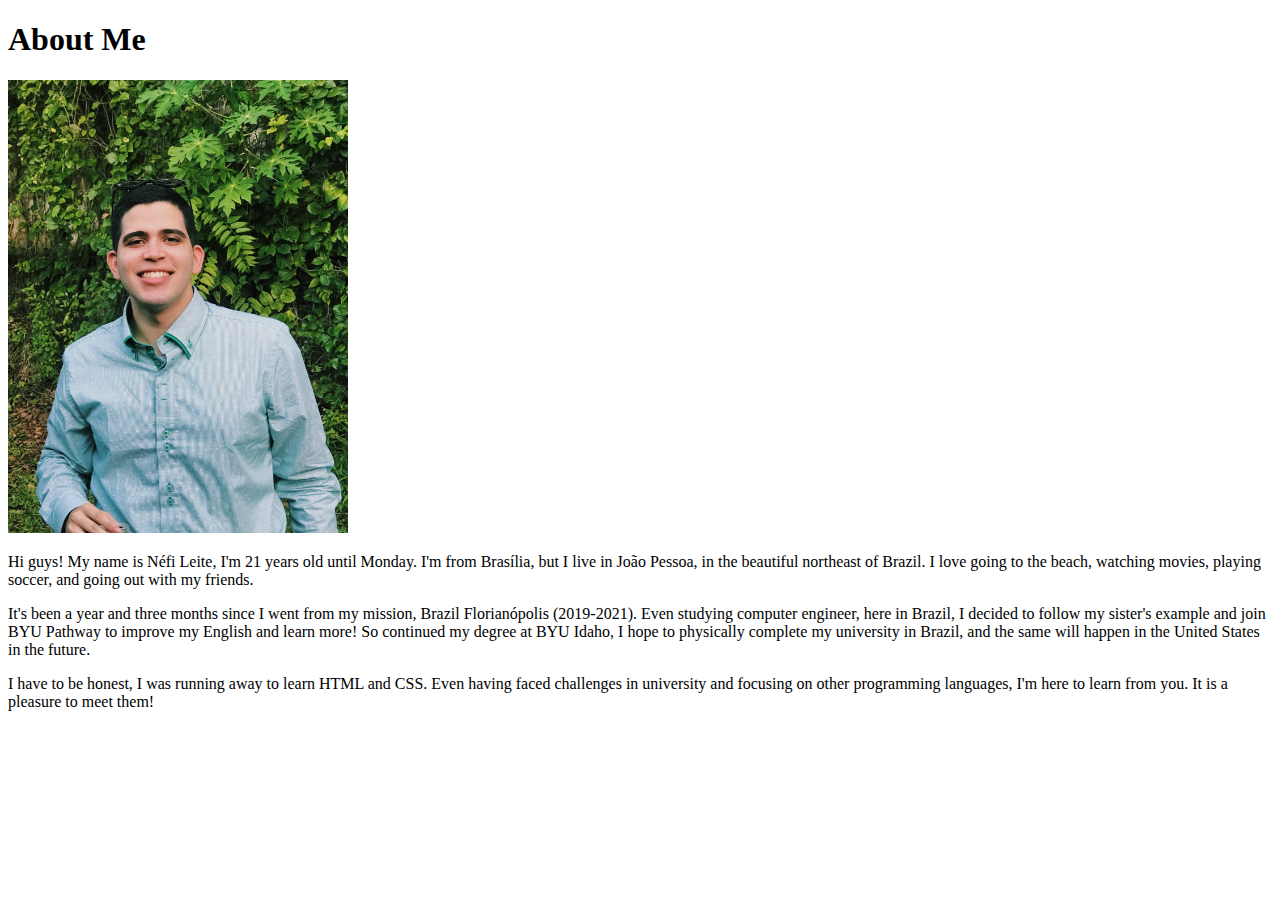
<file: aboutme/index.html>
<!DOCTYPE html>
<html lang="en">

<head>
    <meta charset="UTF-8">
    <meta http-equiv="X-UA-Compatible" content="IE=edge">
    <meta name="viewport" content="width=device-width, initial-scale=1.0">
    <link href="styles\main.css" rel="stylesheet">
    <title>About Me</title>
</head>

<body>
    <header>
        <nav></nav>
    </header>
    <main>
        <h1>About Me</h1>
        <section class="text">
            <div>
                <img src="images\eu_casa.jpeg" alt="Eu" />
                <p>Hi guys! My name is Néfi Leite, I'm 21 years old until Monday. I'm from Brasília, but I live in João
                    Pessoa, in the beautiful northeast of Brazil. I love going to the beach, watching movies, playing
                    soccer, and going out with my friends.</p>
                <p>It's been a year and three months since I went from my mission, Brazil Florianópolis (2019-2021).
                    Even studying computer engineer, here in Brazil, I decided to follow my sister's example and join
                    BYU Pathway to improve my English and learn more! So continued my degree at BYU Idaho, I hope to
                    physically complete my university in Brazil, and the same will happen in the United States in the
                    future.</p>
                <p>I have to be honest, I was running away to learn HTML and CSS. Even having faced challenges in
                    university and focusing on other programming languages, I'm here to learn from you. It is a pleasure
                    to meet them!</p>
            </div>
        </section>
    </main>
    <footer></footer>
</body>

</html>
</file>
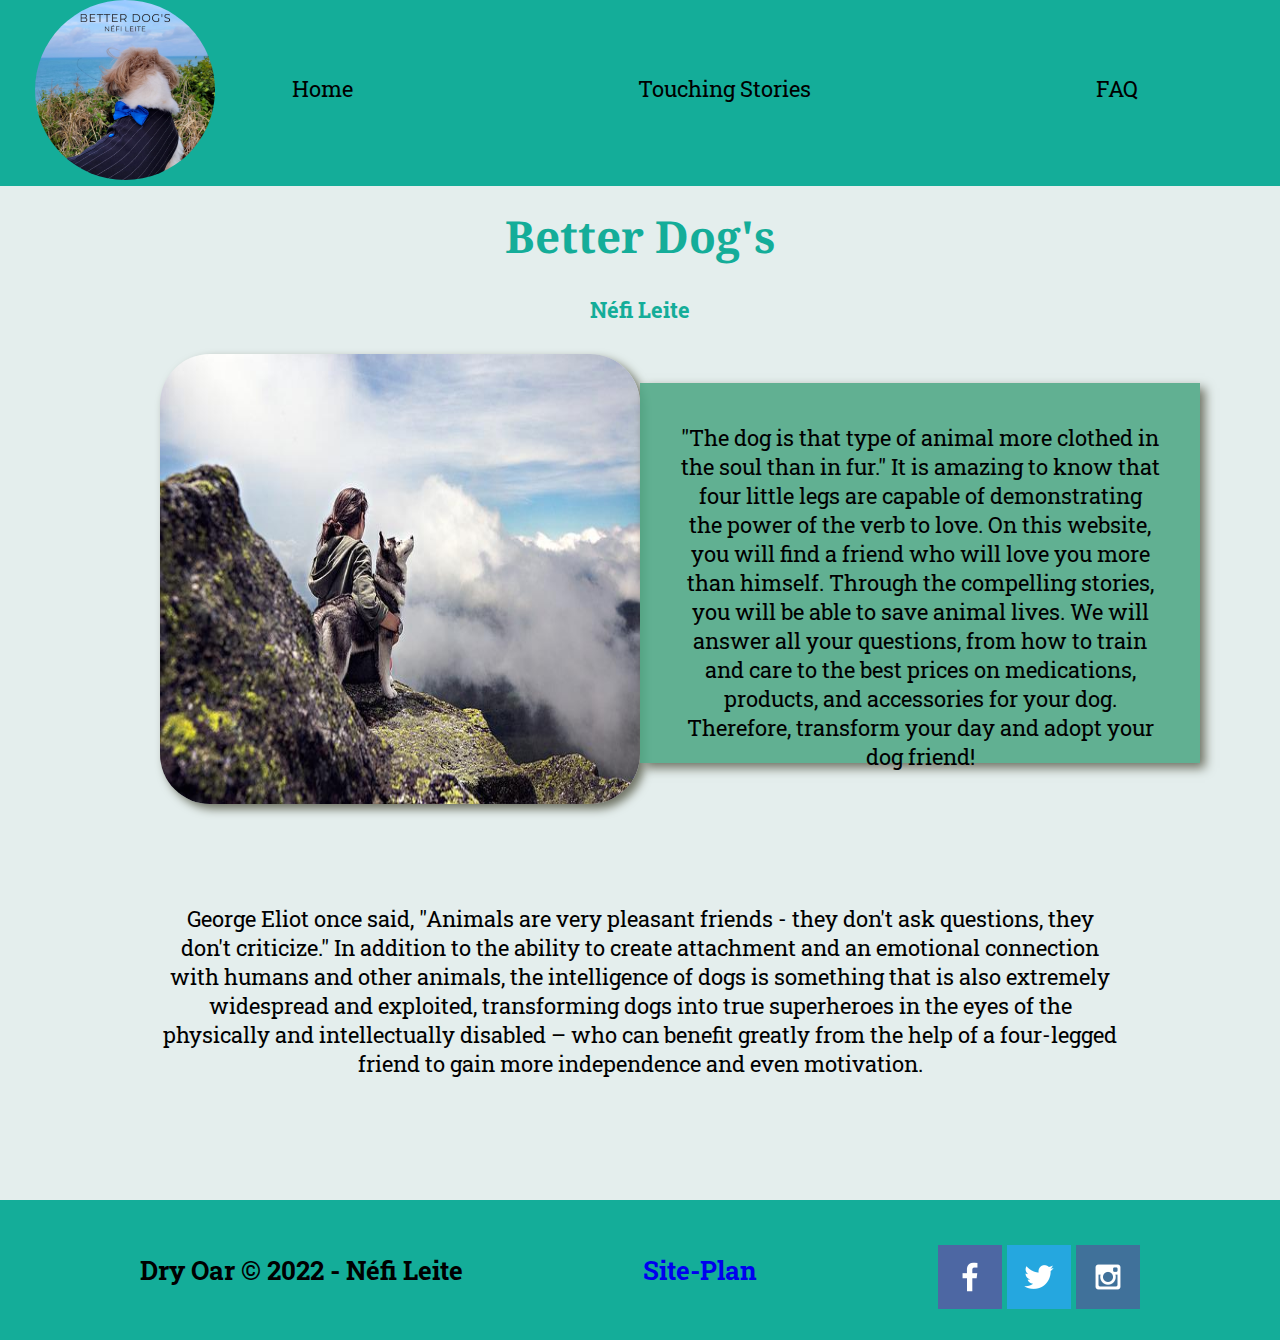
<file: betterdog/index.html>
<!DOCTYPE html>
<html lang="en">

<head>
    <meta charset="UTF-8">
    <meta http-equiv="X-UA-Compatible" content="IE=edge">
    <meta name="viewport" content="width=device-width, initial-scale=1.0">
    <link rel="stylesheet" href="styles/style.css">
    <title>Your greatest rafting adventure starts here!</title>
</head>

<body>
    <div id="content">
        <header>
            <a id="logo_link" href="index.html">
                <img class="logo" src="images/betterdogs.png" width="180" height="180" alt="Logo">
            </a>
            <nav>
                <a href="index.html">Home</a>
                <a href="touchings.html">Touching Stories</a>
                <a href="faq.html">FAQ</a>
            </nav>
        </header>
        <div id="hero">
            <section id="hero-msg">
                <h1 class="home-title">Better Dog's</h1>
                <h4>Néfi Leite</h4>
            </section>
        </div>
        <main class="initaldog" >
            <img class="page1" src="images/iwant.jpg" alt="Heaven">
            <p class="step1">
                "The dog is that type of animal more clothed in the soul than in fur." It is amazing to know that four little
                legs are capable of demonstrating the power of the verb to love.
                On this website, you will find a friend who will love you more than himself. Through the compelling stories, you
                will be able to save animal lives.
                We will answer all your questions, from how to train and care to the best prices on medications, products, and
                accessories for your dog. Therefore, transform your day and adopt your dog friend!
            </p>

            <p class="step2">
                George Eliot once said, "Animals are very pleasant friends - they don't ask questions, they don't criticize." In
                addition to the ability to create attachment and an emotional connection with humans and other animals, the
                intelligence of dogs is something that is also extremely widespread and exploited, transforming dogs into true
                superheroes in the eyes of the physically and intellectually disabled – who can benefit greatly from the help of a
                four-legged friend to gain more independence and even motivation.
            </p>

        </main>
        <footer>
            <h3>Dry Oar &copy; 2022 - Néfi Leite</h3>
            <h3><a href="site-plan.html">Site-Plan</a></h3>
            <div class="social">
                <a href="https://facebook.com" target="_blank"> <!--tag que direciona o link para uma nova aba!-->
                    <img src="images/facebook.png" alt="fb icon">
                </a>
                <a href="https://twitter.com">
                    <img src="images/twitter.png" alt="twitter icon">
                </a>
                <a href="https://instagram.com">
                    <img src="images/instagram.png" alt="instagram icon">
                </a>
            </div>
        </footer>
    </div>
</body>

</html>
</file>
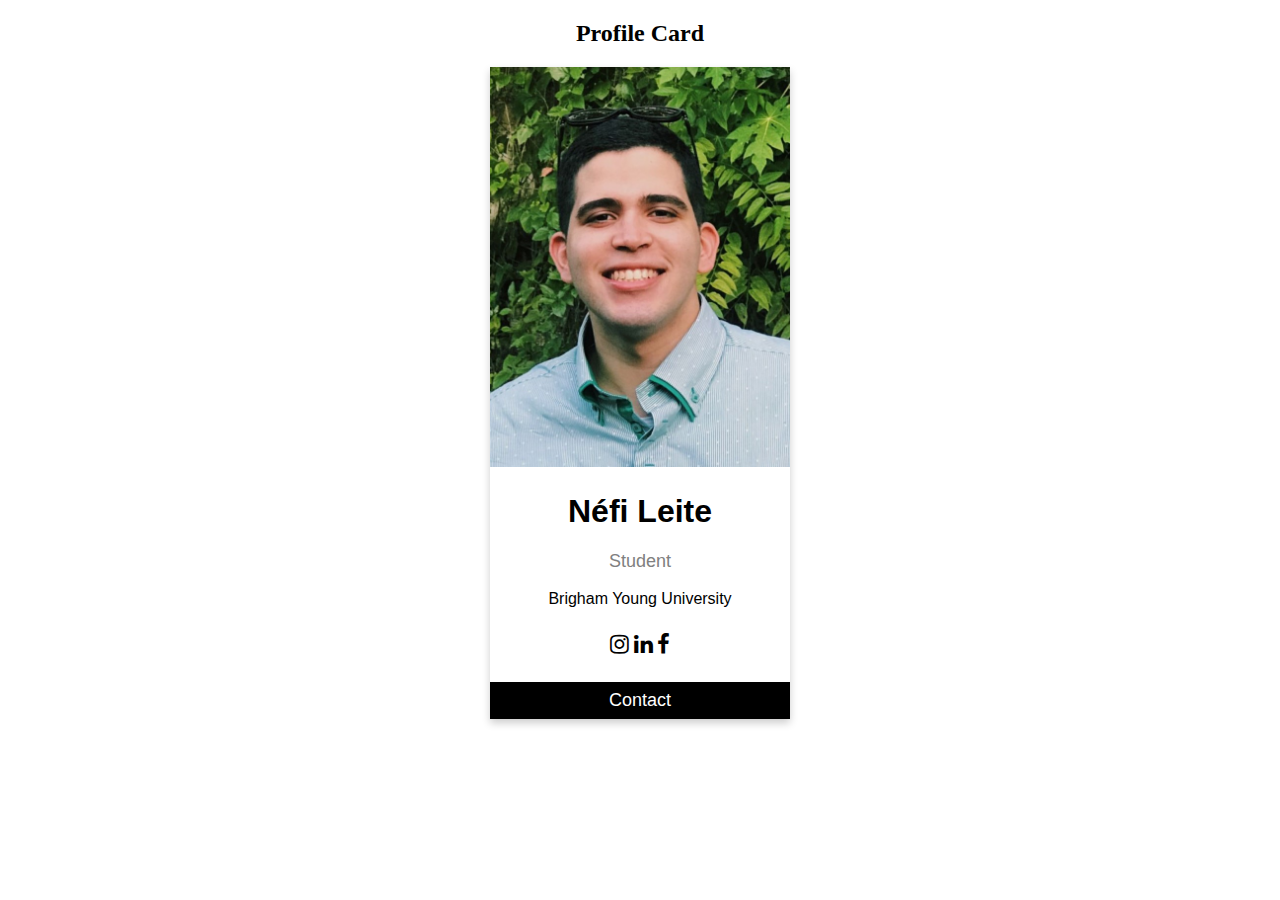
<file: profilecard/index.html>
<!DOCTYPE html>
<html>

<head>
    <link rel="stylesheet" href="https://cdnjs.cloudflare.com/ajax/libs/font-awesome/4.7.0/css/font-awesome.min.css">

    <style>
        .card {
            box-shadow: 0 4px 8px 0 rgba(0, 0, 0, 0.2);
            max-width: 300px;
            margin: auto;
            text-align: center;
            font-family: arial;
        }

        .title {
            color: grey;
            font-size: 18px;
        }

        button {
            border: none;
            outline: 0;
            display: inline-block;
            padding: 8px;
            color: white;
            background-color: #000;
            text-align: center;
            cursor: pointer;
            width: 100%;
            font-size: 18px;
        }

        a {
            text-decoration: none;
            font-size: 22px;
            color: black;
        }

        button:hover,
        a:hover {
            opacity: 0.7;
        }
    </style>
</head>

<body>

    <h2 style="text-align:center">Profile Card</h2>

    <div class="card">
        <img src="images/perfil.jpeg" alt="Néfi" style="width:100%">
        <h1>Néfi Leite</h1>
        <p class="title">Student</p>
        <p>Brigham Young University</p>
        <div style="margin: 24px 0;">
            <a href="https://www.instagram.com/neficl/"><i class="fa fa-instagram"></i></a>
            <a href="https://www.linkedin.com/in/nefileite/"><i class="fa fa-linkedin"></i></a>
            <a href="https://www.facebook.com/neficl/"><i class="fa fa-facebook"></i></a></div>
        <p><button>Contact</button></p>
    </div>

</body>

</html>
</file>
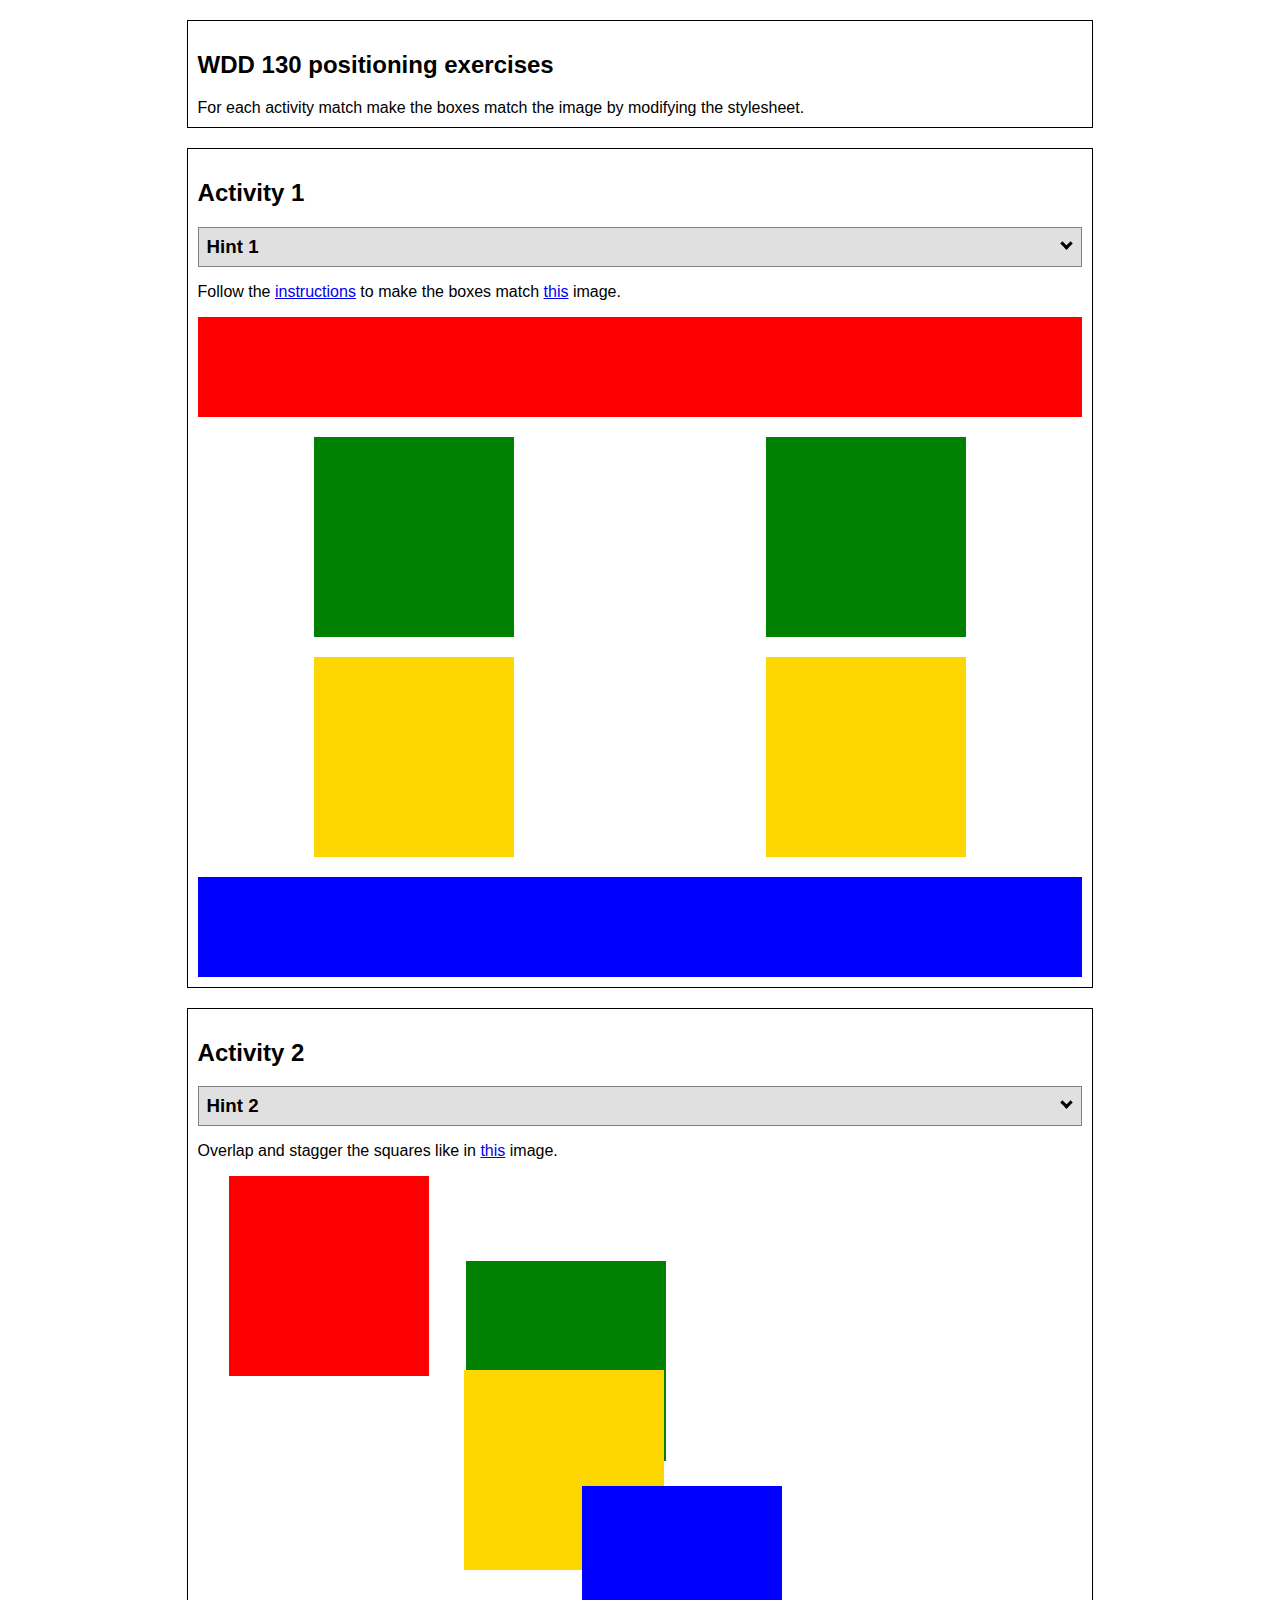
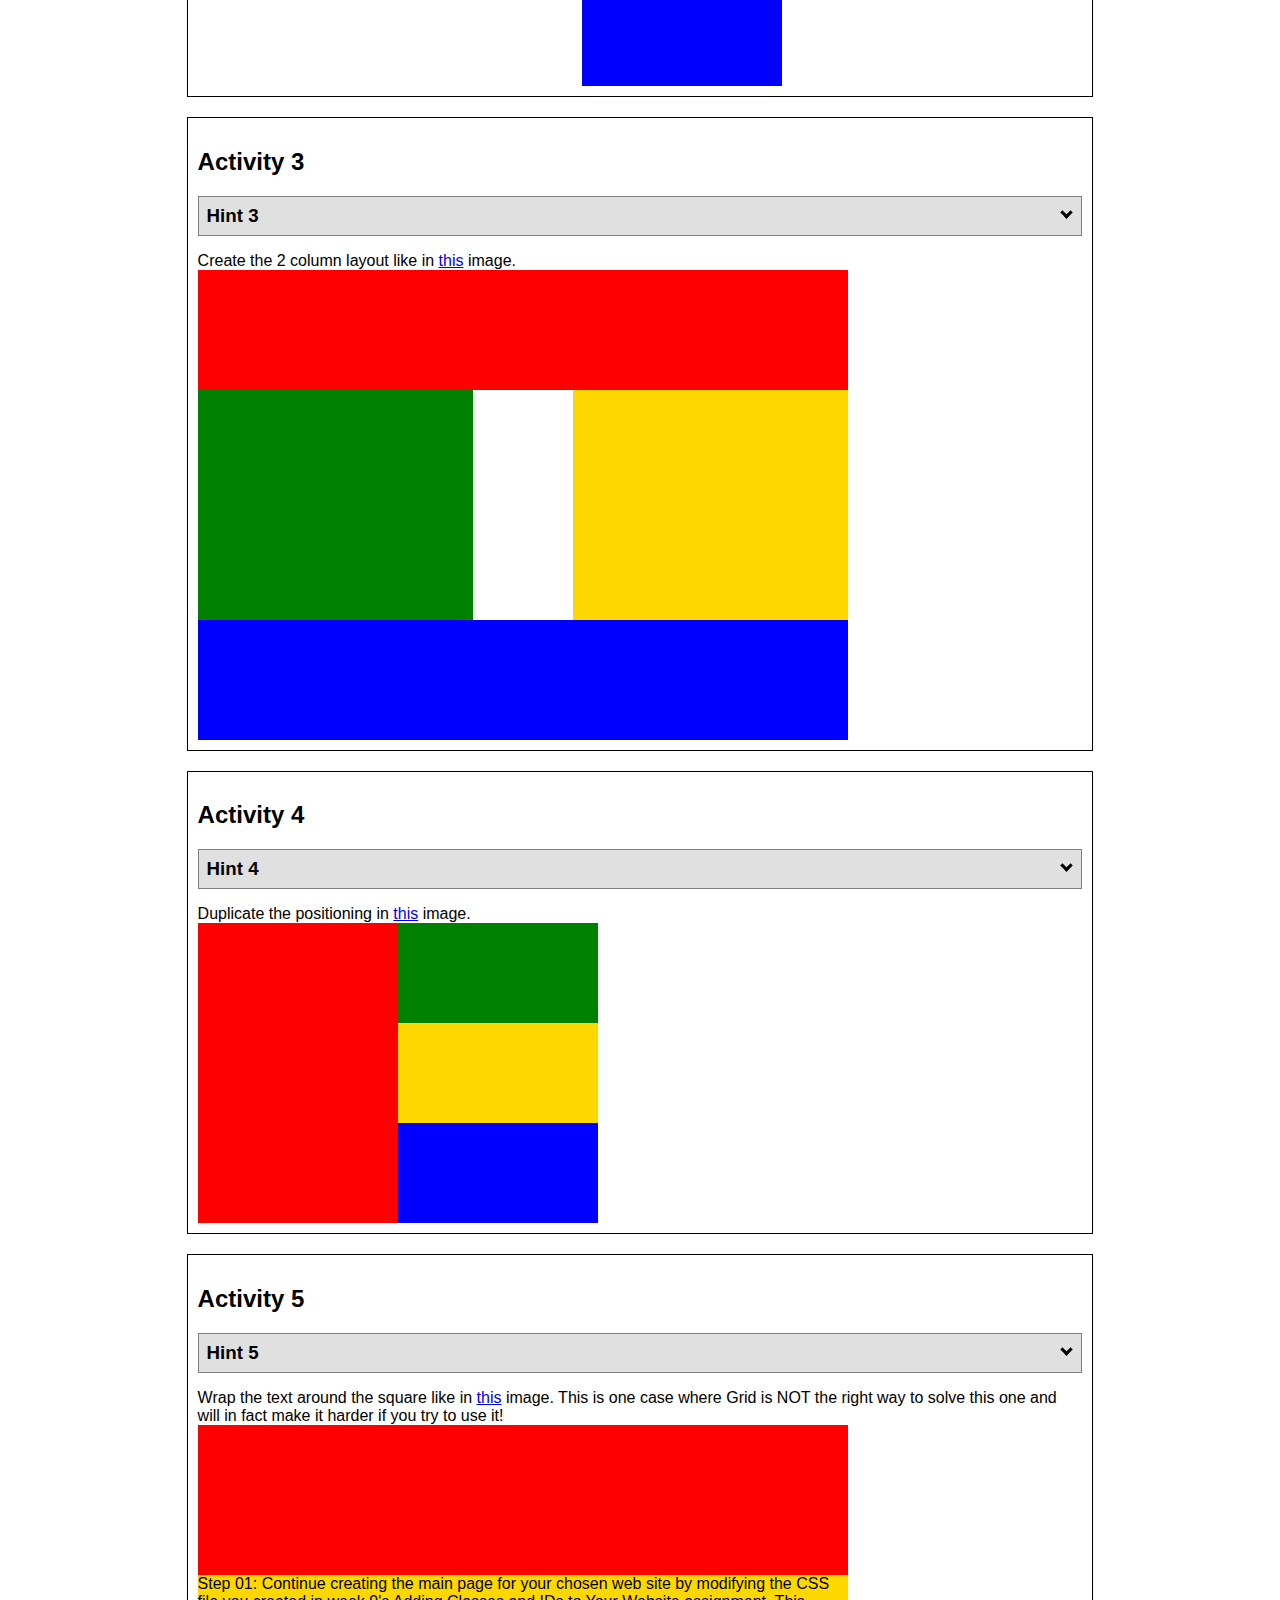
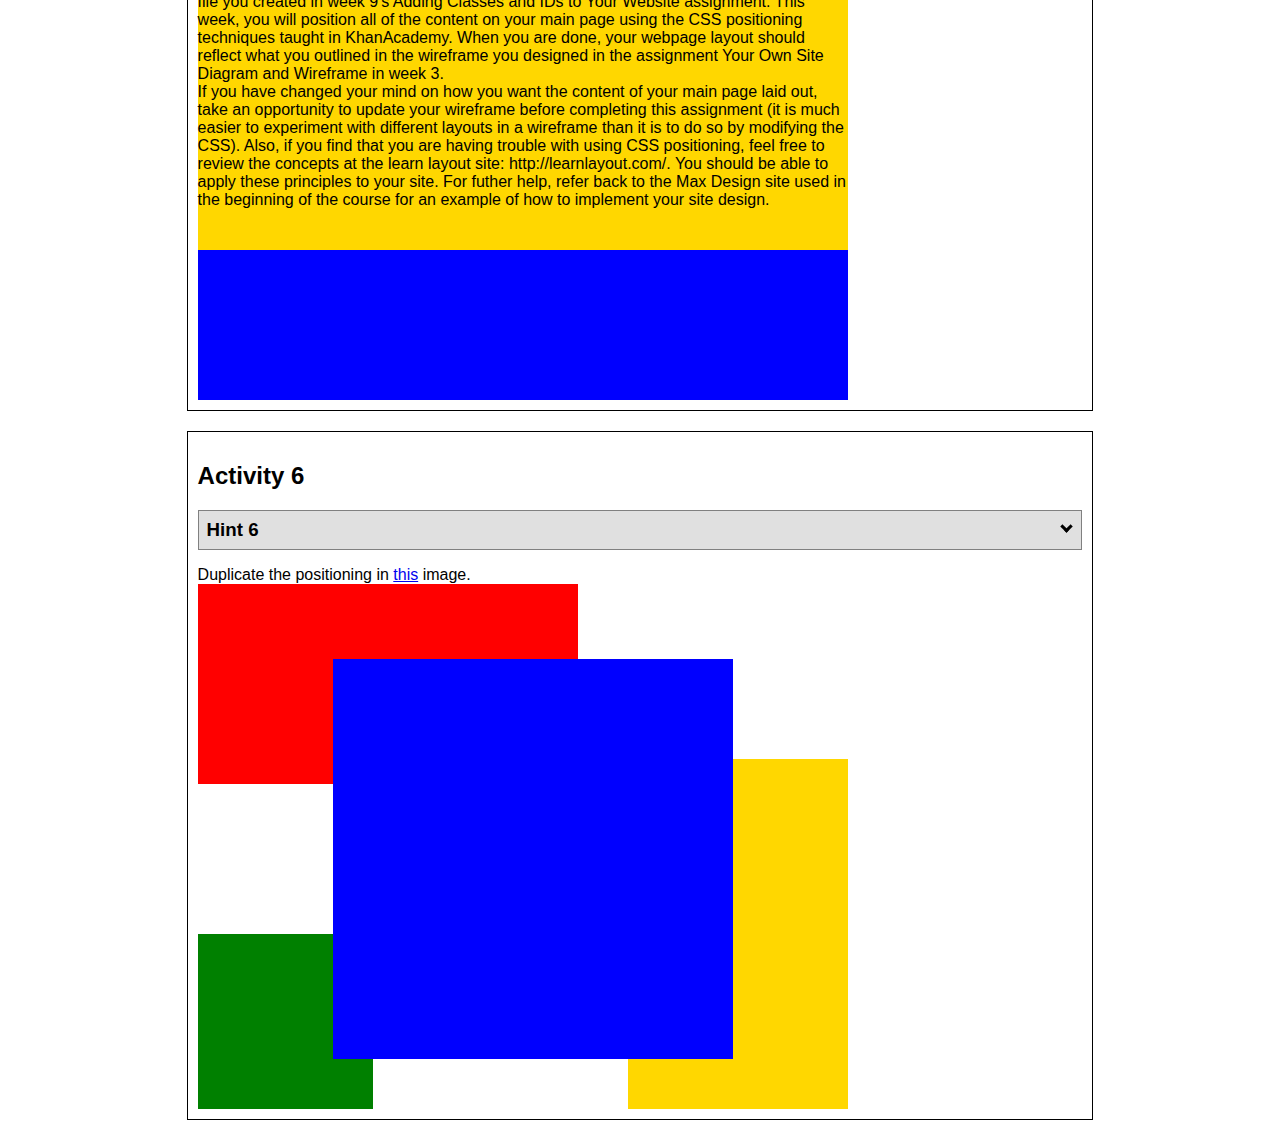
<file: positioning.html>
<!DOCTYPE html>
<html lang="en">
  <head>
    <!-- HTML - Name: positioning.html -->
    <title>Positioning Activity</title>
    <link rel="stylesheet" type="text/css" href="positionstyles.css" />
  </head>
  <body>
    <div class="activity">
      <h2>WDD 130 positioning exercises</h2>
      For each activity match make the boxes match the image by modifying the stylesheet.</div>
    <div class="activity">
      <h2>Activity 1</h2>
      <section class="hint"><input type="checkbox" ><i></i> <h3>Hint 1</h3><div><p>Check out the <a href="https://byui-wdd.github.io/wdd130/activities/w06-css-positioning.html" target="_blank">activity instructions</a> in Ilearn!</p></div></section>
      <p>Follow the <a href="https://byui-wdd.github.io/wdd130/activities/w06-css-positioning.html" target="_blank">instructions</a> to make the boxes match  <a href="https://byui-wdd.github.io/wdd130/images/example1.png" target="_blank">this</a> image.</p>
      <div class="content1" >
        <div class="red1" ></div>
        <div class="green1" ></div>
        <div class="green1" ></div>
        <div class="yellow1"></div>
        <div class="yellow1"></div>
        <div class="blue1"></div>
      </div>
    </div>
    <div class="activity">
      <h2>Activity 2</h2>
      <section class="hint"><input type="checkbox" > <h3>Hint 2</h3><i></i><div><p>Remember that the best way to shift elements around slightly on the page is with Margins.  You could also use Grid.  Either would work for this. If you choose margin, you can use a <em>negative</em> margin. (ie margin-top: -20px;)</p><h4>Properties used:</h4><ul><li>margin-top, margin-left</li><li>...or...</li><li>grid-template-columns: 50px 50px 50px 50px 50px </li></ul></div></section>
      <p>Overlap and stagger the squares like in <a href="https://byui-wdd.github.io/wdd130/images/example2.png" target="_blank">this</a> image.</p>
      <div class="content2" >
        <div class="red2" ></div>
        <div class="green2" ></div>
        <div class="yellow2"></div>
        <div class="blue2"></div>
      </div>
    </div>
    <div class="activity">
      <h2>Activity 3</h2>
      <section class="hint"><input type="checkbox" > <h3>Hint 3</h3><i></i><div><p>This one is going to be best solved with CSS Grid. Remember to make the boxes the right width first...then start moving them around. </p><h4>Properties used:</h4><ul><li>display:grid;</li><li>grid-template-columns:</li><li>grid-column-gap:</li>
        <li>grid-column:</li>  </ul></div></section>
      Create the 2 column layout like in <a href="https://byui-wdd.github.io/wdd130/images/example3.png" target="_blank">this</a>  image.
      <div class="content3" >
        <div class="red3" ></div>
        <div class="green3" ></div>
        <div class="yellow3"></div>
        <div class="blue3"></div>
      </div>
    </div>
    <div class="activity">
      <h2>Activity 4</h2>
      <section class="hint"><input type="checkbox" > <h3>Hint 4</h3><i></i><div><p>For the others we have been primarily concerned with width. For this one you will need to adjust height as well. </p><h4>Properties used:</h4><ul><li>display:grid;</li><li>grid-template-columns:</li><li>grid-row:</li></ul></div></section>
      Duplicate the positioning in <a href="https://byui-wdd.github.io/wdd130/images/example4.png" target="_blank">this</a> image. 
      <div class="content4" >
        <div class="red4" ></div>
        <div class="green4" ></div>
        <div class="yellow4"></div>
        <div class="blue4"></div>
      </div>
    </div>

    <div class="activity">
      <h2>Activity 5</h2>
      <section class="hint"><input type="checkbox" > <h3>Hint 5</h3><i></i><div><p>Grid is <strong>not</strong> the right way to do this.  In fact there is only one way to really do that...and that is with float. Remember that we float the thing we want the text to wrap around.  Also remember to start by making all the shapes the right size and shape.</p><h4>Properties used:</h4><ul><li>float: left;</li></ul></div></section>
      Wrap the text around the square like in <a href="https://byui-wdd.github.io/wdd130/images/example5.png" target="_blank">this</a> image. This is one case where Grid is NOT the right way to solve this one and will in fact make it harder if you try to use it!
      <div class="content5" >
        <div class="red5" ></div>
        <div class="green5" ></div>
        <div class="yellow5">Step 01: Continue creating the main page for your chosen web site by modifying the CSS file you created in week 9's Adding Classes and IDs to Your Website assignment. This week, you will position all of the content on your main page using the CSS positioning techniques taught in KhanAcademy. When you are done, your webpage layout should reflect what you outlined in the wireframe you designed in the assignment Your Own Site Diagram and Wireframe in week 3. <br />
          If you have changed your mind on how you want the content of your main page laid out, take an opportunity to update your wireframe before completing this assignment (it is much easier to experiment with different layouts in a wireframe than it is to do so by modifying the CSS). Also, if you find that you are having trouble with using CSS positioning, feel free to review the concepts at the learn layout site: http://learnlayout.com/. You should be able to apply these principles to your site. For futher help, refer back to the Max Design site used in the beginning of the course for an example of how to implement your site design.</div>
        <div class="blue5"></div>
      </div>
    </div>
    <div class="activity">
      <h2>Activity 6</h2>
      <section class="hint"><input type="checkbox" > <h3>Hint 6</h3><i></i><div><p>This one is all about visualizing the grid behind the layout. If you are having a hard time doing that first: all the sizes are even multiples of 100, and second here is another example with the lines drawn: <a href="https://byui-wdd.github.io/wdd130/images/example6-hint.png" target="_blank">example 6 with lines</a>. For this one you will find it easiest if you use px for the column width. You can also use <kbd>z-index</kbd> to control the element layering.    </p><h4>Properties used:</h4><ul><li>display:grid;</li><li>grid-template-columns:</li><li>grid-column:</li><li>grid-row:</li><li><a href="https://www.w3schools.com/cssref/pr_pos_z-index.asp" target="_blank">z-index:</a></li></ul></div></section>
      Duplicate the positioning in <a href="https://byui-wdd.github.io/wdd130/images/example6.png" target="_blank">this</a> image.
      <div class="content6" >
        <div class="red6" ></div>
        <div class="green6" ></div>
        <div class="yellow6"></div>
        <div class="blue6"></div>
      </div>
    </div>
  </body>
</html>
</file>
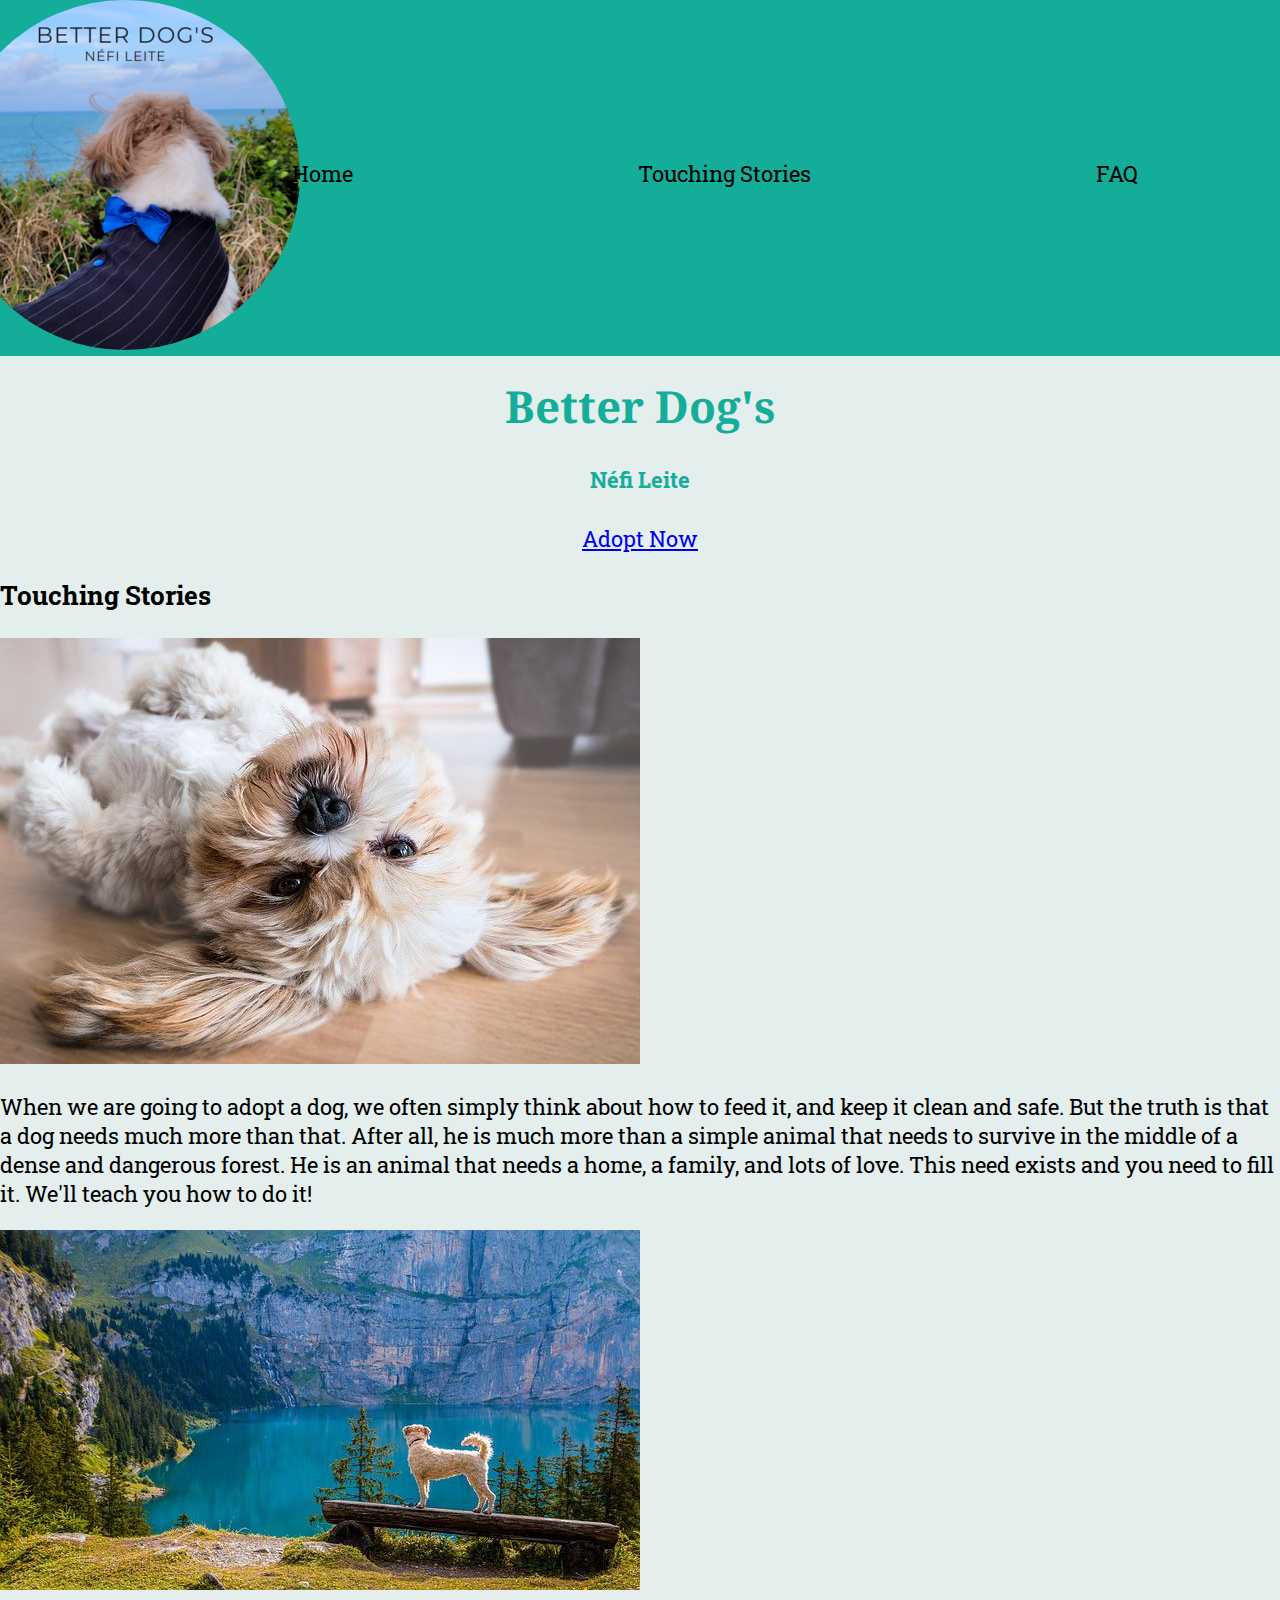
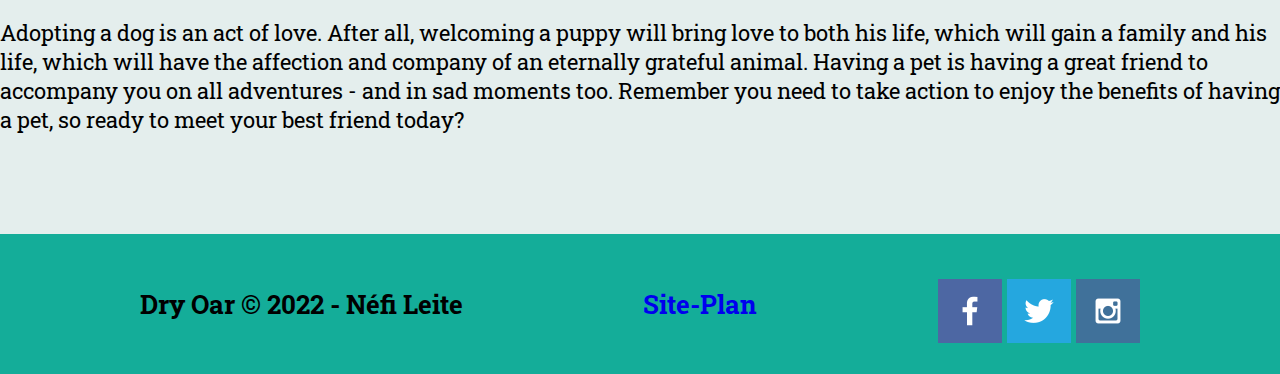
<file: betterdog/faq.html>
<!DOCTYPE html>
<html lang="en">

<head>
    <meta charset="UTF-8">
    <meta http-equiv="X-UA-Compatible" content="IE=edge">
    <meta name="viewport" content="width=device-width, initial-scale=1.0">
    <link rel="stylesheet" href="styles/style.css">
    <title>Your greatest rafting adventure starts here!</title>
</head>

<body>
    <div id="content">
        <header>
            <a id="logo_link" href="index.html">
                <img class="logo" src="images/betterdogs.png" alt="Logo">
            </a>
            <nav>
                <a href="index.html">Home</a>
                <a href="touchings.html">Touching Stories</a>
                <a href="faq.html">FAQ</a>
            </nav>
        </header>
        <div id="hero">
            <section id="hero-msg">
                <h1 class="home-title">Better Dog's</h1>
                <h4>Néfi Leite</h4>
                <div class='button-box'>
                    <a class='book' href="rates.html">Adopt Now</a>
                </div>
            </section>
        </div>
        <main class="touching-stories">
            <h3>Touching Stories</h3>
            <img src="images/cutie.jpg" class="page4" alt="cutie">
            <p class="step3">
                When we are going to adopt a dog, we often simply think about how to feed it, and keep it clean and
                safe.
                But
                the truth is that a dog needs much more than that. After all, he is much more than a simple animal that
                needs to
                survive in the middle of a dense and dangerous forest. He is an animal that needs a home, a family, and
                lots of
                love. This need exists and you need to fill it. We'll teach you how to do it!
            </p>
            <img src="images/lindodog.jpg" class="page5" alt="takeme">
            <p class="step 4">
                Adopting a dog is an act of love. After all, welcoming a puppy will bring love to both his life, which
                will gain
                a family and his life, which will have the affection and company of an eternally grateful animal.
                Having a pet is having a great friend to accompany you on all adventures - and in sad moments too.
                Remember you need to take action to enjoy the benefits of having a pet, so ready to meet your best
                friend today?
            </p>

        </main>
        <footer>
            <h3>Dry Oar &copy; 2022 - Néfi Leite</h3>
            <h3><a href="site-plan.html">Site-Plan</a></h3>
            <div class="social">
                <a href="https://facebook.com" target="_blank">
                    <!--tag que direciona o link para uma nova aba!-->
                    <img src="images/facebook.png" alt="fb icon">
                </a>
                <a href="https://twitter.com">
                    <img src="images/twitter.png" alt="twitter icon">
                </a>
                <a href="https://instagram.com">
                    <img src="images/instagram.png" alt="instagram icon">
                </a>
            </div>
        </footer>
    </div>
</body>

</html>
</file>
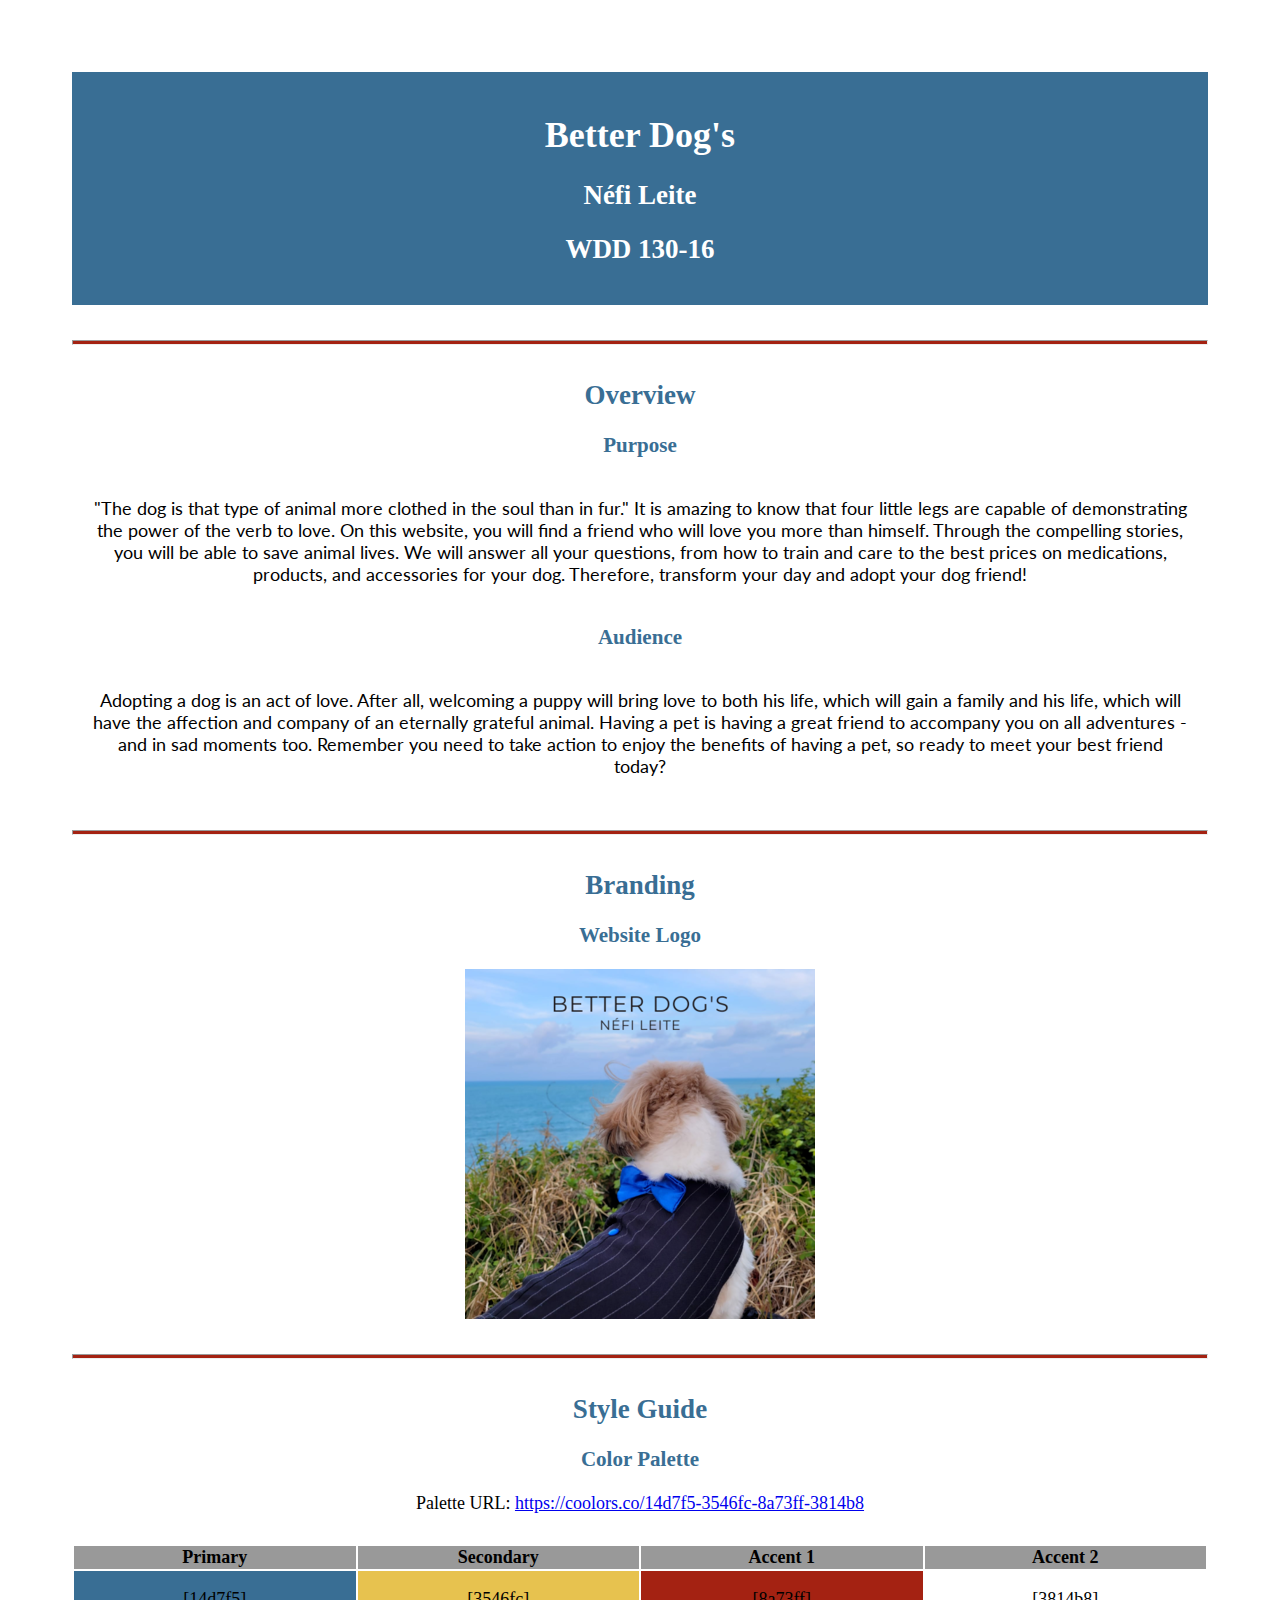
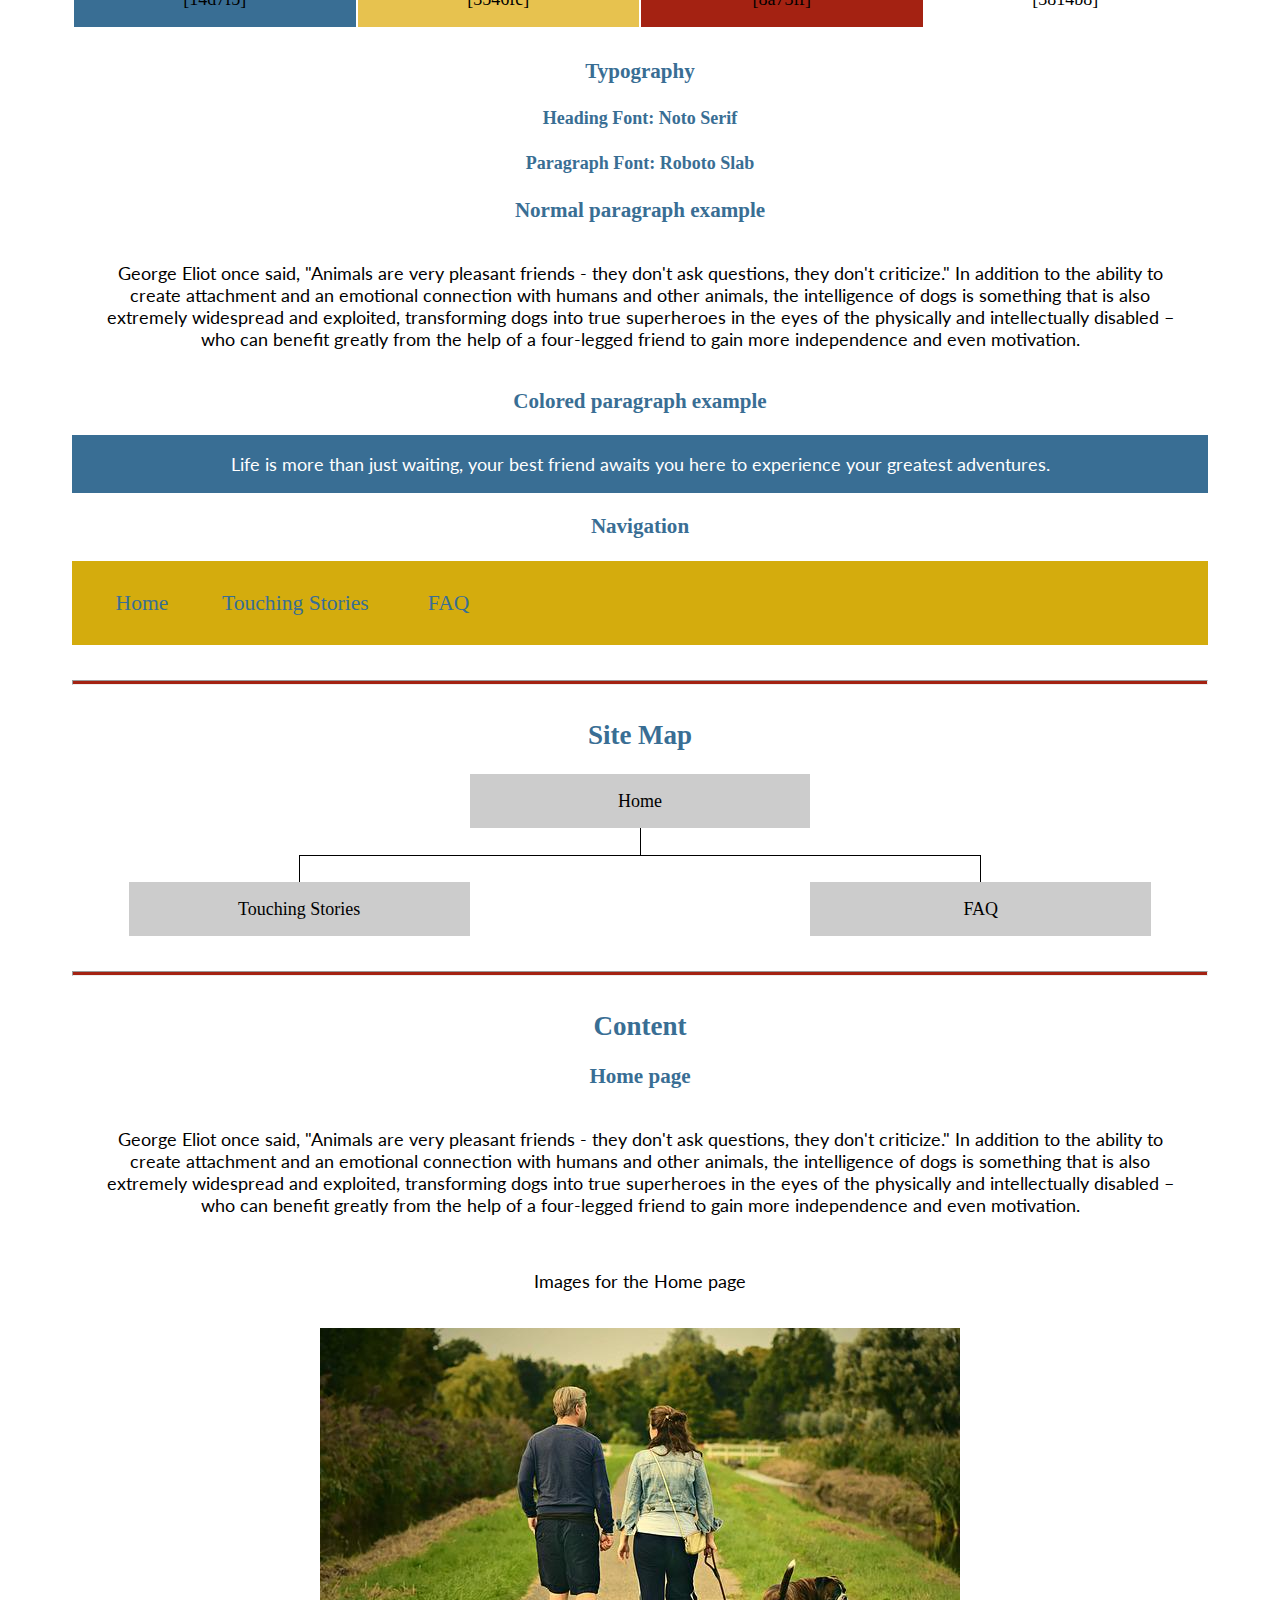
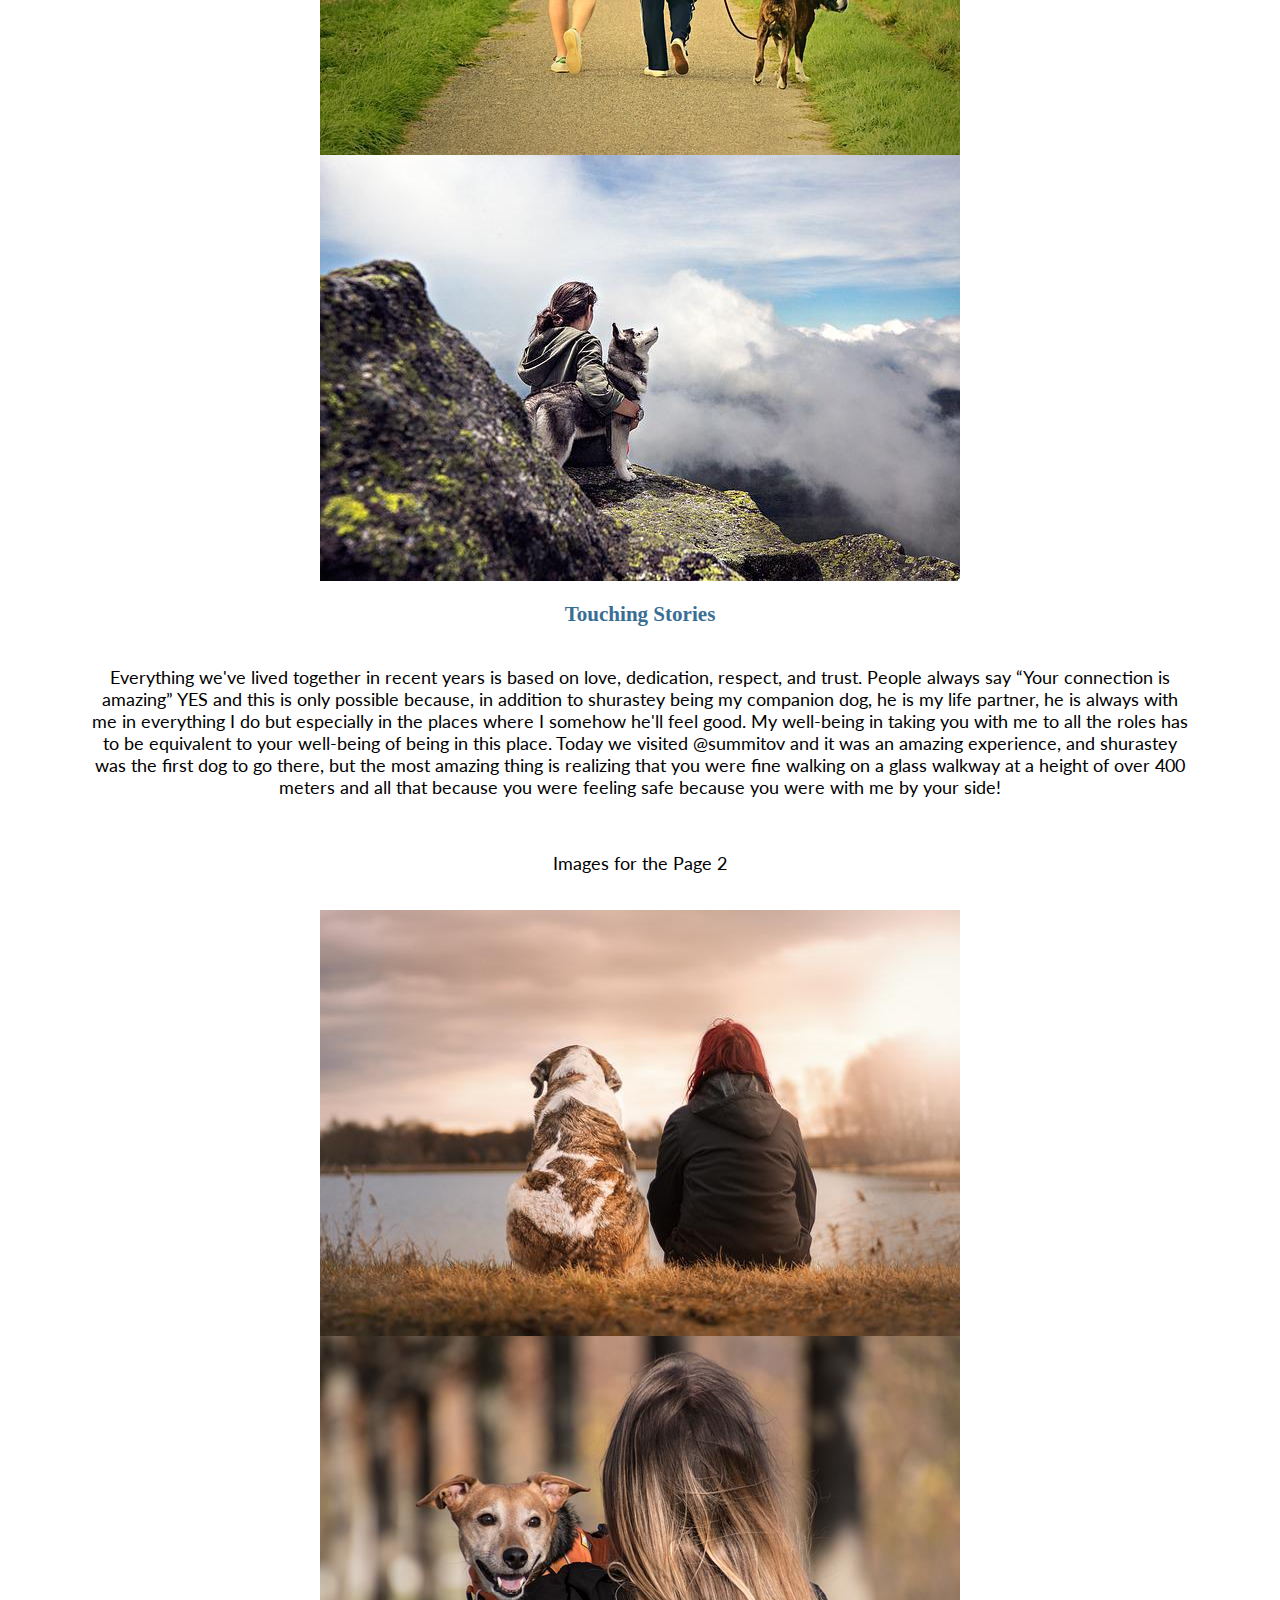
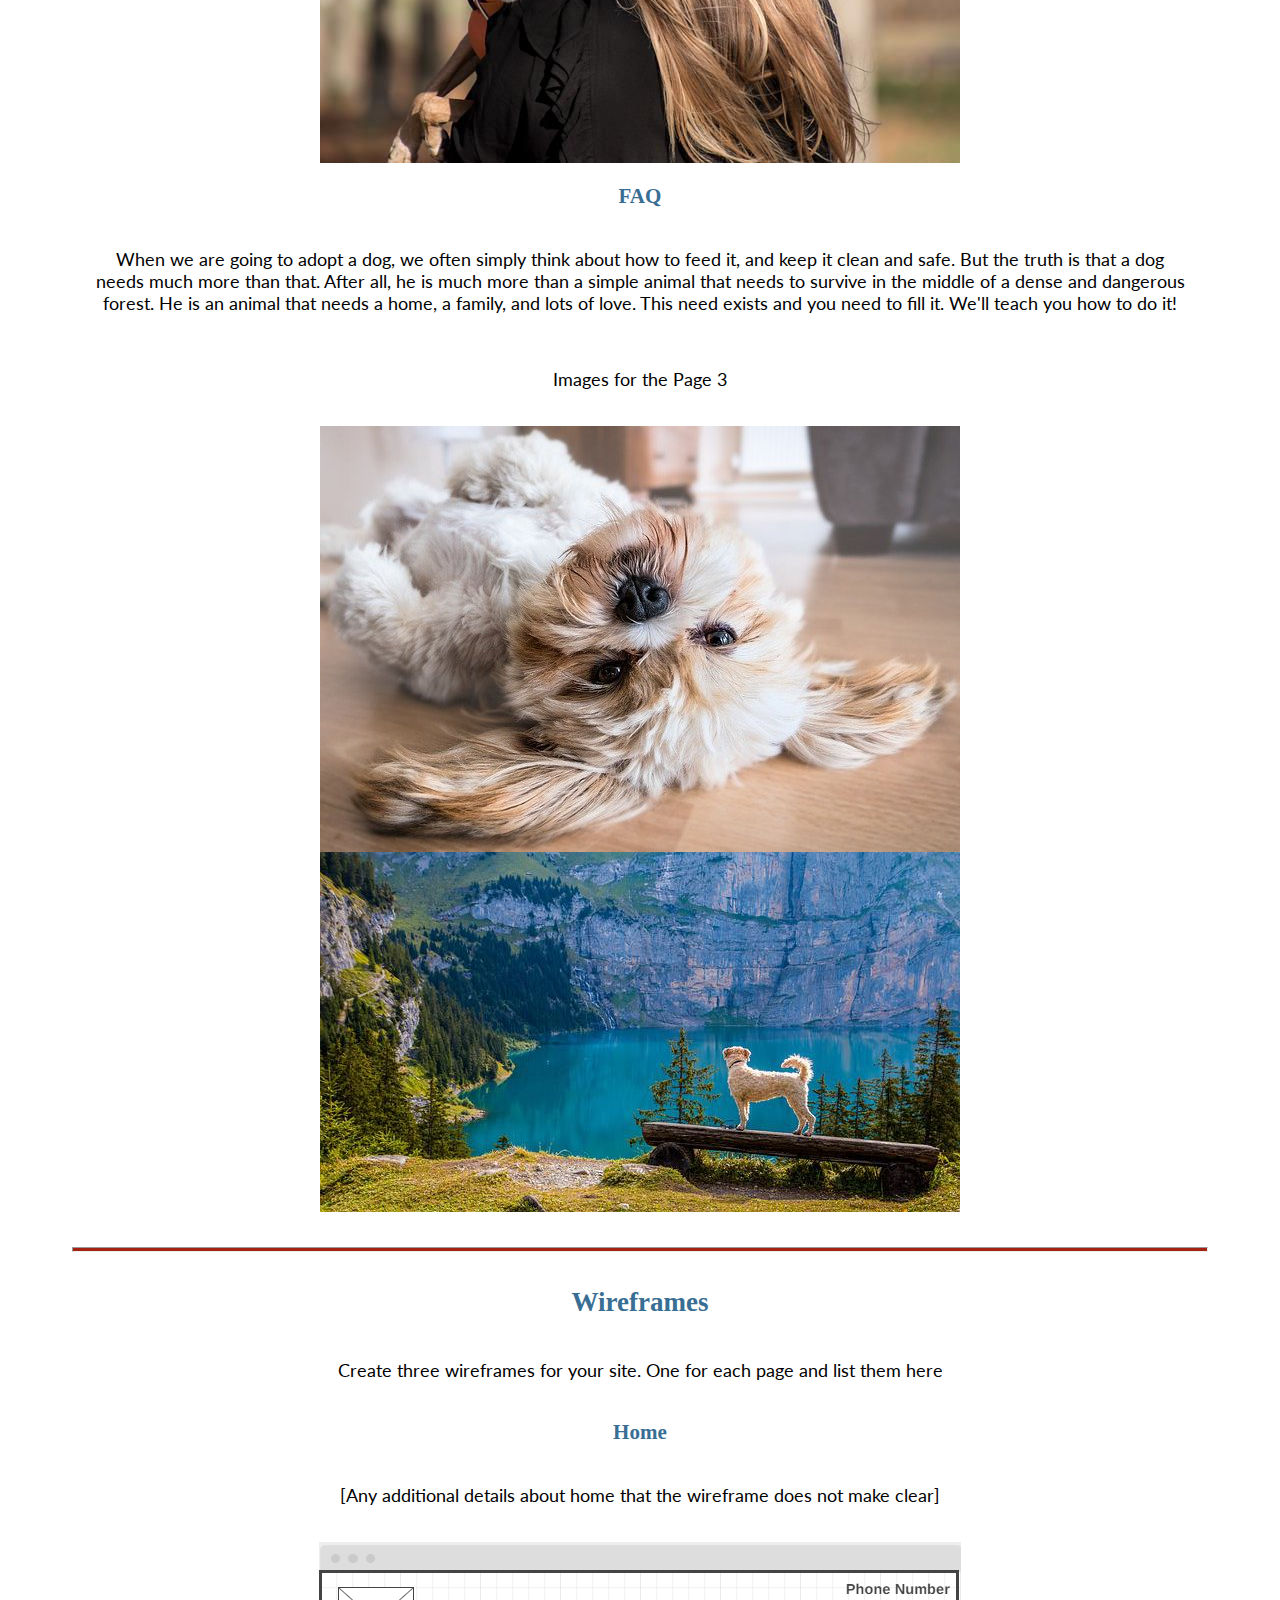
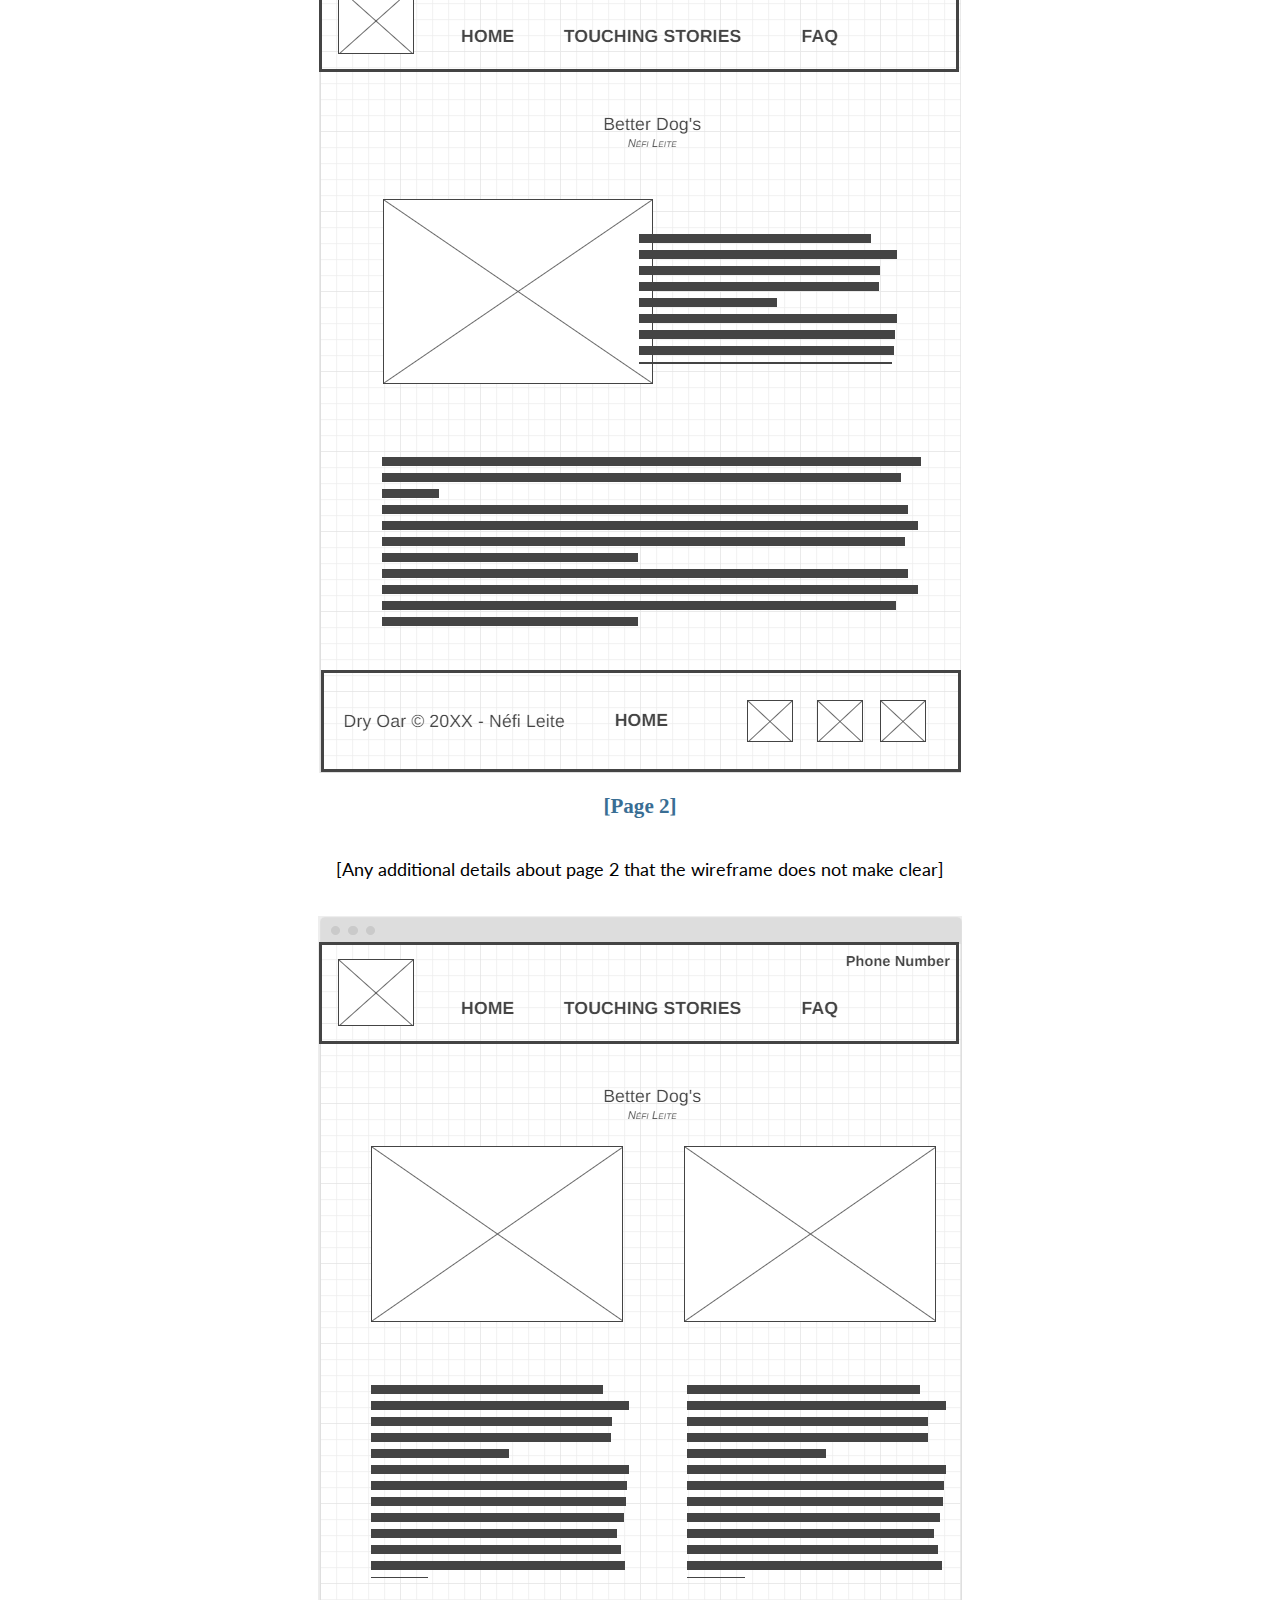
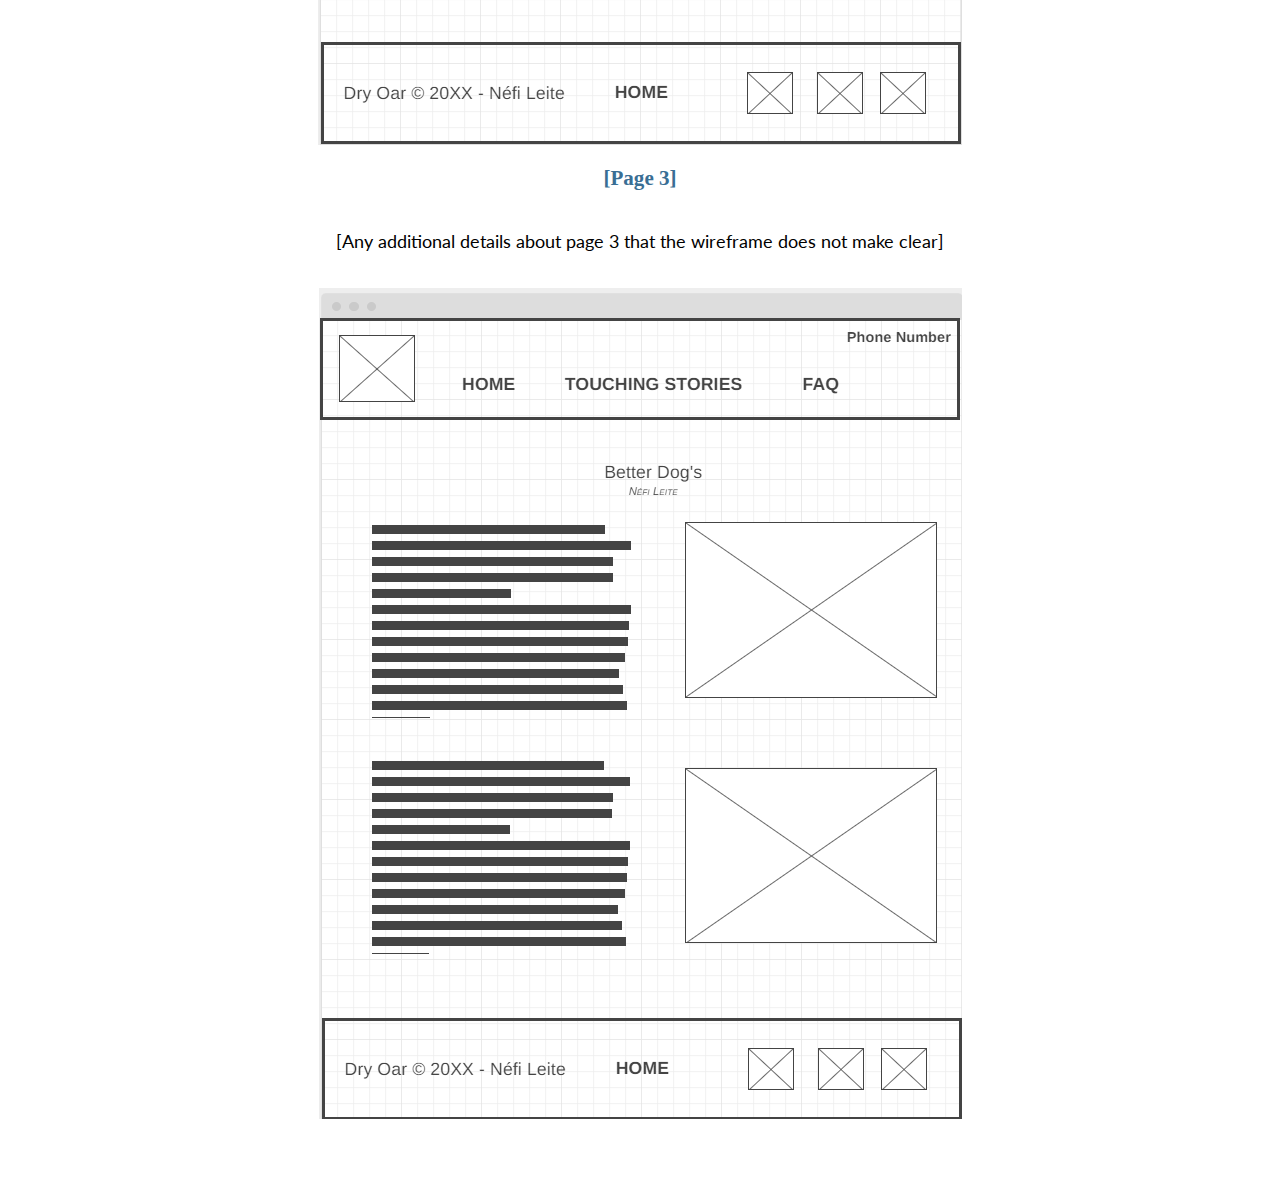
<file: betterdog/site-plan.html>
<!DOCTYPE html>
<html lang="en-us">

<head>
  <meta charset="utf-8">
  <title>Site Plan</title>
  <link type="text/css" rel="stylesheet" href="styles/site-plan.css">
</head>

<body>
  <header>
    <h1>Better Dog's</h1>
    <h2>Néfi Leite</h2>
    <h2>WDD 130-16</h2>
    <!-- In the header above, add the name or your site, your name and class number. For example if you are in section 3 you would put WDD 130.03 -->
  </header>
  <main>

    <!-- ------------------------Steps 2-3------------------------------ -->
    <hr>
    <h2>Overview</h2>
    <h3>Purpose</h3>
    <p>"The dog is that type of animal more clothed in the soul than in fur." It is amazing to know that four little
      legs are capable of demonstrating the power of the verb to love.
      On this website, you will find a friend who will love you more than himself. Through the compelling stories, you
      will be able to save animal lives.
      We will answer all your questions, from how to train and care to the best prices on medications, products, and
      accessories for your dog. Therefore, transform your day and adopt your dog friend!
    </p> <!-- change this -->


    <h3>Audience</h3>
    <p>Adopting a dog is an act of love. After all, welcoming a puppy will bring love to both his life, which will gain
      a family and his life, which will have the affection and company of an eternally grateful animal.
      Having a pet is having a great friend to accompany you on all adventures - and in sad moments too.
      Remember you need to take action to enjoy the benefits of having a pet, so ready to meet your best friend today?
    </p> <!-- change this -->

    <hr>
    <h2>Branding</h2>
    <h3>Website Logo</h3>
    <!-- Replace this with some sort of logo for your site.  A logo can be as simple as the name of your site in a nice font :) -->
    <img src="images/betterdogs.png" alt="Logo image">
    <hr>
    <h2>
      Style Guide
    </h2>

    <!-- ------------------------Steps 4-8------------------------------ -->

    <h3>
      Color Palette
    </h3>
    <!--  The colors you choose for a website are one of the most important decisions you will make. Follow the instructions on the activity in iLearn then return and replace the color codes below with the hex color codes (the 6 digit numbers that show at the bottom of each color) for the colors you have chosen below.  You should have at least 2 colors but do not have to fill in all 4 if you do not need them.  -->

    <!-- Copy and paste the URL to your finished palette below Make sure to paste it into both spots -->
    Palette URL: <a href="https://coolors.co/14d7f5-3546fc-8a73ff-3814b8"
      target="_blank">https://coolors.co/14d7f5-3546fc-8a73ff-3814b8</a>


    <table class="colors">
      <tr>
        <th>Primary</th>
        <th>Secondary</th>
        <th>Accent 1</th>
        <th>Accent 2</th>
      </tr>
      <!-- Replace the numbers in the boxes below with your hex color codes. Then switch to the site-plan.css file and change your colors there as well. -->
      <tr>
        <td class="primary">[14d7f5]</td>
        <td class="secondary">[3546fc]</td>
        <td class="accent1">[8a73ff]</td>
        <td class="accent2">[3814b8]</td>
      </tr>
    </table>

    <!-- ------------------------Step 9------------------------------ -->

    <h3>
      Typography
    </h3>
    <!-- Choose a font for your paragraphs (body copy) and headlines. What font(s) have you chosen? Why did you choose what you did?  Make sure to review the list of web safe fonts at W3Schools.org as a starting point.  Think also about which of your colors above you might use for background and font colors. -->

    <h4>
      Heading Font: Noto Serif
      <!-- change this -->
    </h4>
    <h4>
      Paragraph Font: Roboto Slab
      <!-- change this -->
    </h4>
    <h3>
      Normal paragraph example
    </h3>
    <p>
      George Eliot once said, "Animals are very pleasant friends - they don't ask questions, they don't criticize." In
      addition to the ability to create attachment and an emotional connection with humans and other animals, the
      intelligence of dogs is something that is also extremely widespread and exploited, transforming dogs into true
      superheroes in the eyes of the physically and intellectually disabled – who can benefit greatly from the help of a
      four-legged friend to gain more independence and even motivation.
      <h3>
        Colored paragraph example
      </h3>
      <p class="colored">
        Life is more than just waiting, your best friend awaits you here to experience your greatest adventures.
      </p>

      <!-- ------------------------Step 10------------------------------ -->

      <h3>
        Navigation
      </h3>
      <!-- Think about how you want your navigation bar to look. In the site-plan.css file change the colors to your colors to get the look you desire. -->
      <nav>
        <a href="index.html">Home</a>
        <a href="touchings.html">Touching Stories</a>
        <a href="faq.html">FAQ</a>
      </nav>
      <hr>
      <h2>
        Site Map
      </h2>
      <div class="sitemap">
        <div class="sm-home">
          Home
        </div>
        <div class="sm-page2">
          Touching Stories
          <!-- change this -->
        </div>
        <div class="sm-page3">
          FAQ
          <!-- change this -->
        </div>

        <div class="top">
          &nbsp;
        </div>
        <div class="left">
          &nbsp;
        </div>
        <div class="right">
          &nbsp;
        </div>

      </div>

      <!-- --------Content Section -------------- -->
      <hr>
      <h2>
        Content
      </h2>
      <h3>Home page</h3>
      <p>
        George Eliot once said, "Animals are very pleasant friends - they don't ask questions, they don't criticize." In
      addition to the ability to create attachment and an emotional connection with humans and other animals, the
      intelligence of dogs is something that is also extremely widespread and exploited, transforming dogs into true
      superheroes in the eyes of the physically and intellectually disabled – who can benefit greatly from the help of a
      four-legged friend to gain more independence and even motivation.
      </p>
      <p>Images for the Home page</p>
      <img src="images/family.jpg" alt="My Future Family">
      <img src="images/iwant.jpg" alt="I'm Here">

      </ul>
      <h3>Touching Stories</h3>
      <p>
        Everything we've lived together in recent years is based on love, dedication, respect, and trust. People always
        say “Your connection is amazing” YES and this is only possible because, in addition to shurastey being my
        companion dog, he is my life partner, he is always with me in everything I do but especially in the places where
        I somehow he'll feel good. My well-being in taking you with me to all the roles has to be equivalent to your
        well-being of being in this place.

        Today we visited @summitov and it was an amazing experience, and shurastey was the first dog to go there, but
        the most amazing thing is realizing that you were fine walking on a glass walkway at a height of over 400 meters
        and all that because you were feeling safe because you were with me by your side!
      </p>
      <p>Images for the Page 2</p>
      <img src="images/frienddog.jpg" alt="Shurastey">
      <img src="images/WomanFriend.jpg" alt="Woman Friend">

      </ul>
      <h3>FAQ</h3>
      <p>
        When we are going to adopt a dog, we often simply think about how to feed it, and keep it clean and safe. But
        the truth is that a dog needs much more than that. After all, he is much more than a simple animal that needs to
        survive in the middle of a dense and dangerous forest. He is an animal that needs a home, a family, and lots of
        love. This need exists and you need to fill it. We'll teach you how to do it!
      </p>
      <p>Images for the Page 3</p>
      <img src="images/cutie.jpg" alt="Dog cutie">
      <img src="images/lindodog.jpg" alt="Beautiful Dog">

      </ul>
      <hr>
      <h2>
        Wireframes
      </h2>
      <p>
        Create three wireframes for your site. One for each page and list them here</p>

      <h3>Home</h3>
      <p>
        [Any additional details about home that the wireframe does not make clear]
      </p>
      <img src="images/wireframe1.png" alt="home page wireframe">

      <h3>[Page 2]</h3>
      <p>
        [Any additional details about page 2 that the wireframe does not make clear]
      </p>
      <img src="images/wireframe2.png" alt="page 2 wireframe">

      <h3>[Page 3]</h3>
      <p>
        [Any additional details about page 3 that the wireframe does not make clear]
      </p>
      <img src="images/wireframe3.png" alt="page 3 wireframe">
  </main>
</body>

</html>
</file>
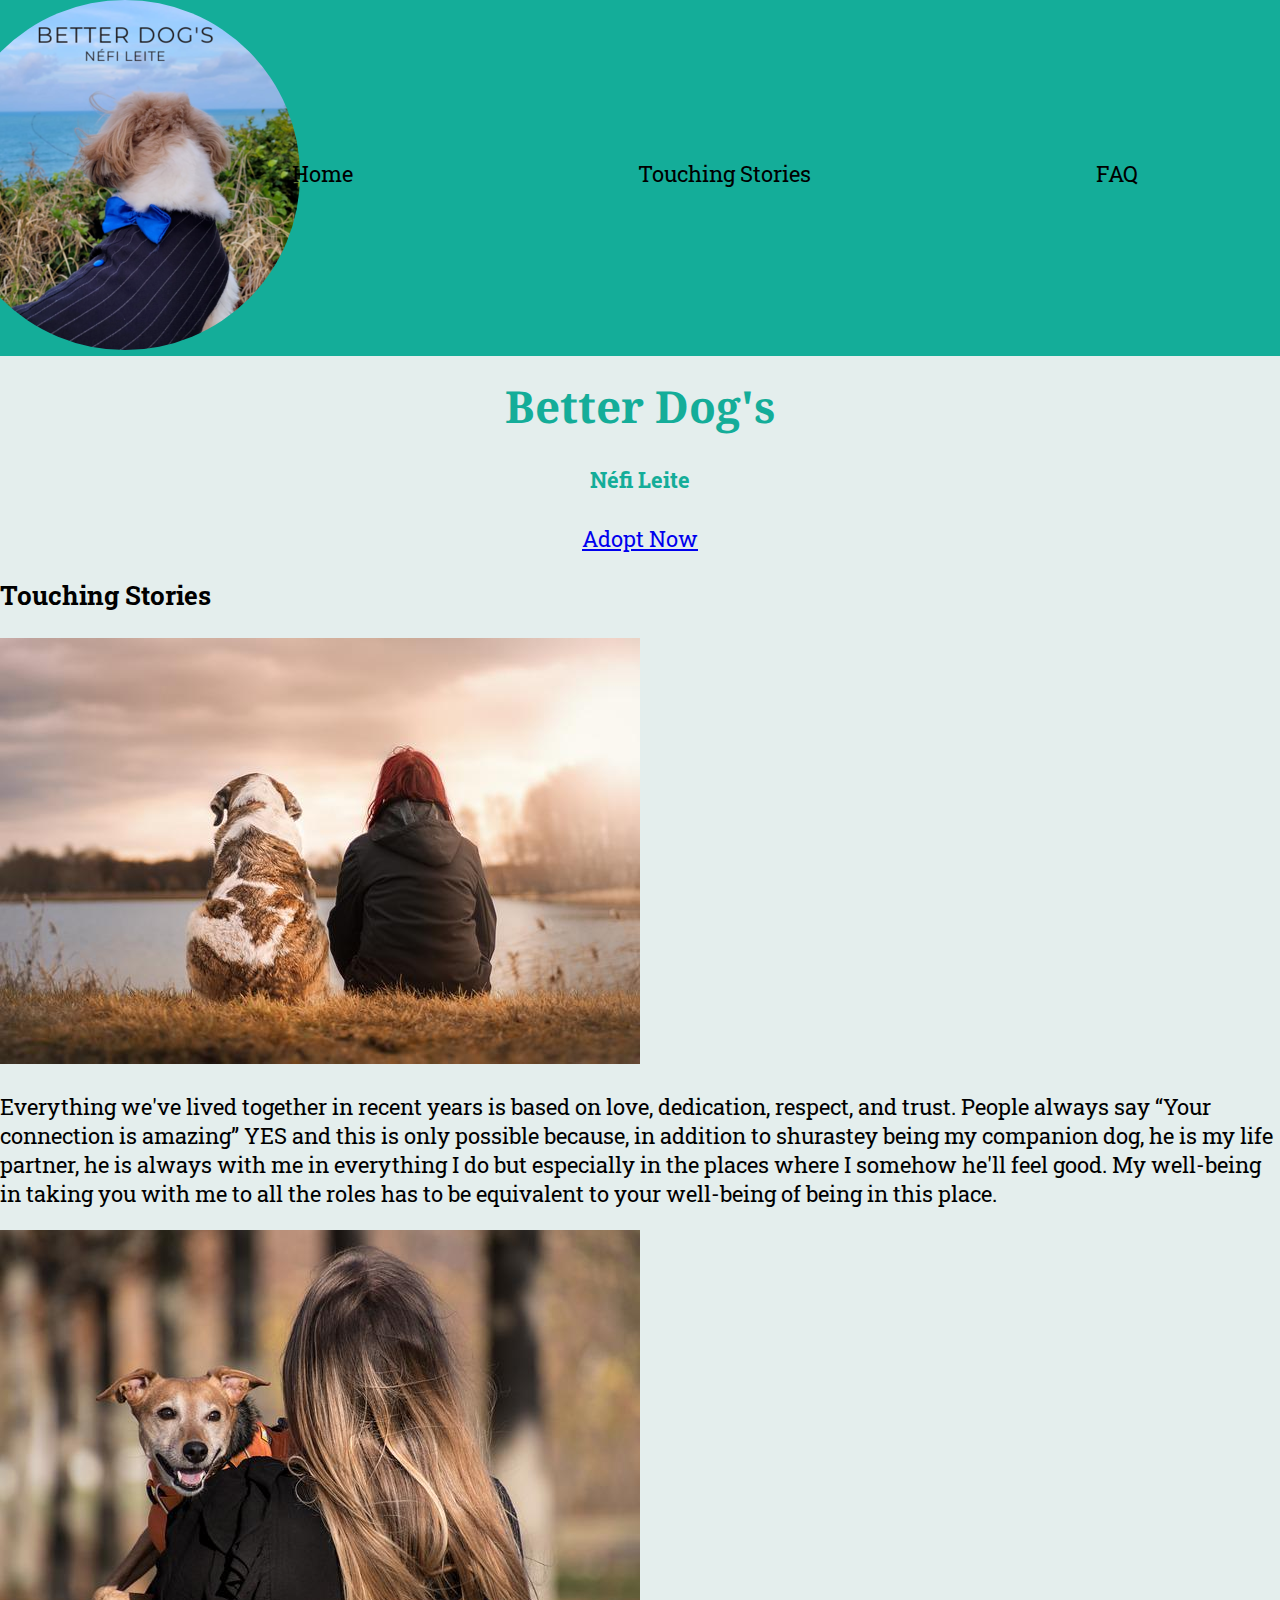
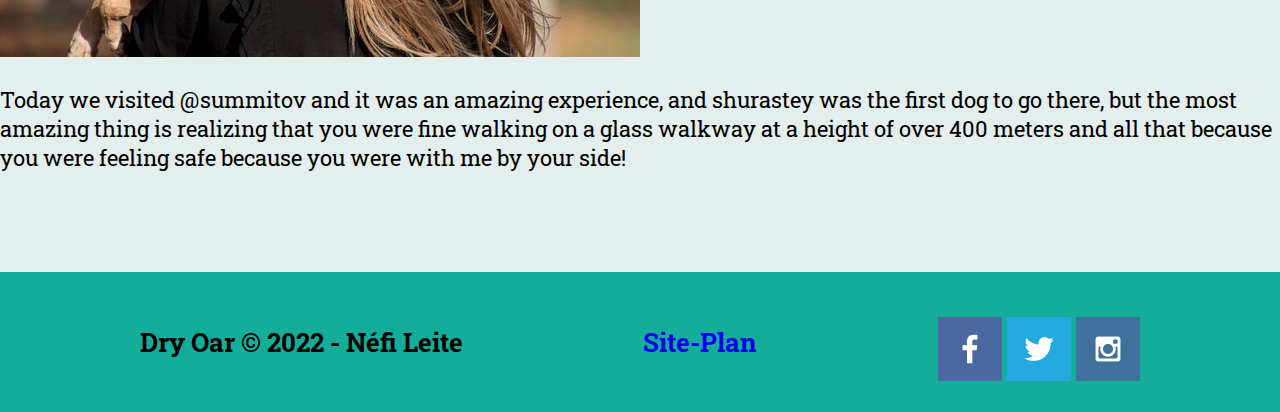
<file: betterdog/touchings.html>
<!DOCTYPE html>
<html lang="en">

<head>
    <meta charset="UTF-8">
    <meta http-equiv="X-UA-Compatible" content="IE=edge">
    <meta name="viewport" content="width=device-width, initial-scale=1.0">
    <link rel="stylesheet" href="styles/style.css">
    <title>Your greatest rafting adventure starts here!</title>
</head>

<body>
    <div id="content">
        <header>
            <a id="logo_link" href="index.html">
                <img class="logo" src="images/betterdogs.png" alt="Logo">
            </a>
            <nav>
                <a href="index.html">Home</a>
                <a href="touchings.html">Touching Stories</a>
                <a href="faq.html">FAQ</a>
            </nav>
        </header>
        <div id="hero">
            <section id="hero-msg">
                <h1 class="home-title">Better Dog's</h1>
                <h4>Néfi Leite</h4>
                <div class='button-box'>
                    <a class='book' href="rates.html">Adopt Now</a>
                </div>
            </section>
        </div>
        <main class="touching-stories">
            <h3>Touching Stories</h3>
            <img src="images/frienddog.jpg" class="page2" alt="destiny">
            <p class="step3">
                Everything we've lived together in recent years is based on love, dedication, respect, and trust. People
                always
                say “Your connection is amazing” YES and this is only possible because, in addition to shurastey being
                my
                companion dog, he is my life partner, he is always with me in everything I do but especially in the
                places where
                I somehow he'll feel good. My well-being in taking you with me to all the roles has to be equivalent to
                your
                well-being of being in this place.
            </p>
            <img src="images/WomanFriend.jpg" class="page3" alt="happy">
            <p class="step 4">
                Today we visited @summitov and it was an amazing experience, and shurastey was the first dog to go
                there, but
                the most amazing thing is realizing that you were fine walking on a glass walkway at a height of over
                400 meters
                and all that because you were feeling safe because you were with me by your side!
            </p>

        </main>
        <footer>
            <h3>Dry Oar &copy; 2022 - Néfi Leite</h3>
            <h3><a href="site-plan.html">Site-Plan</a></h3>
            <div class="social">
                <a href="https://facebook.com" target="_blank">
                    <!--tag que direciona o link para uma nova aba!-->
                    <img src="images/facebook.png" alt="fb icon">
                </a>
                <a href="https://twitter.com">
                    <img src="images/twitter.png" alt="twitter icon">
                </a>
                <a href="https://instagram.com">
                    <img src="images/instagram.png" alt="instagram icon">
                </a>
            </div>
        </footer>
    </div>
</body>

</html>
</file>
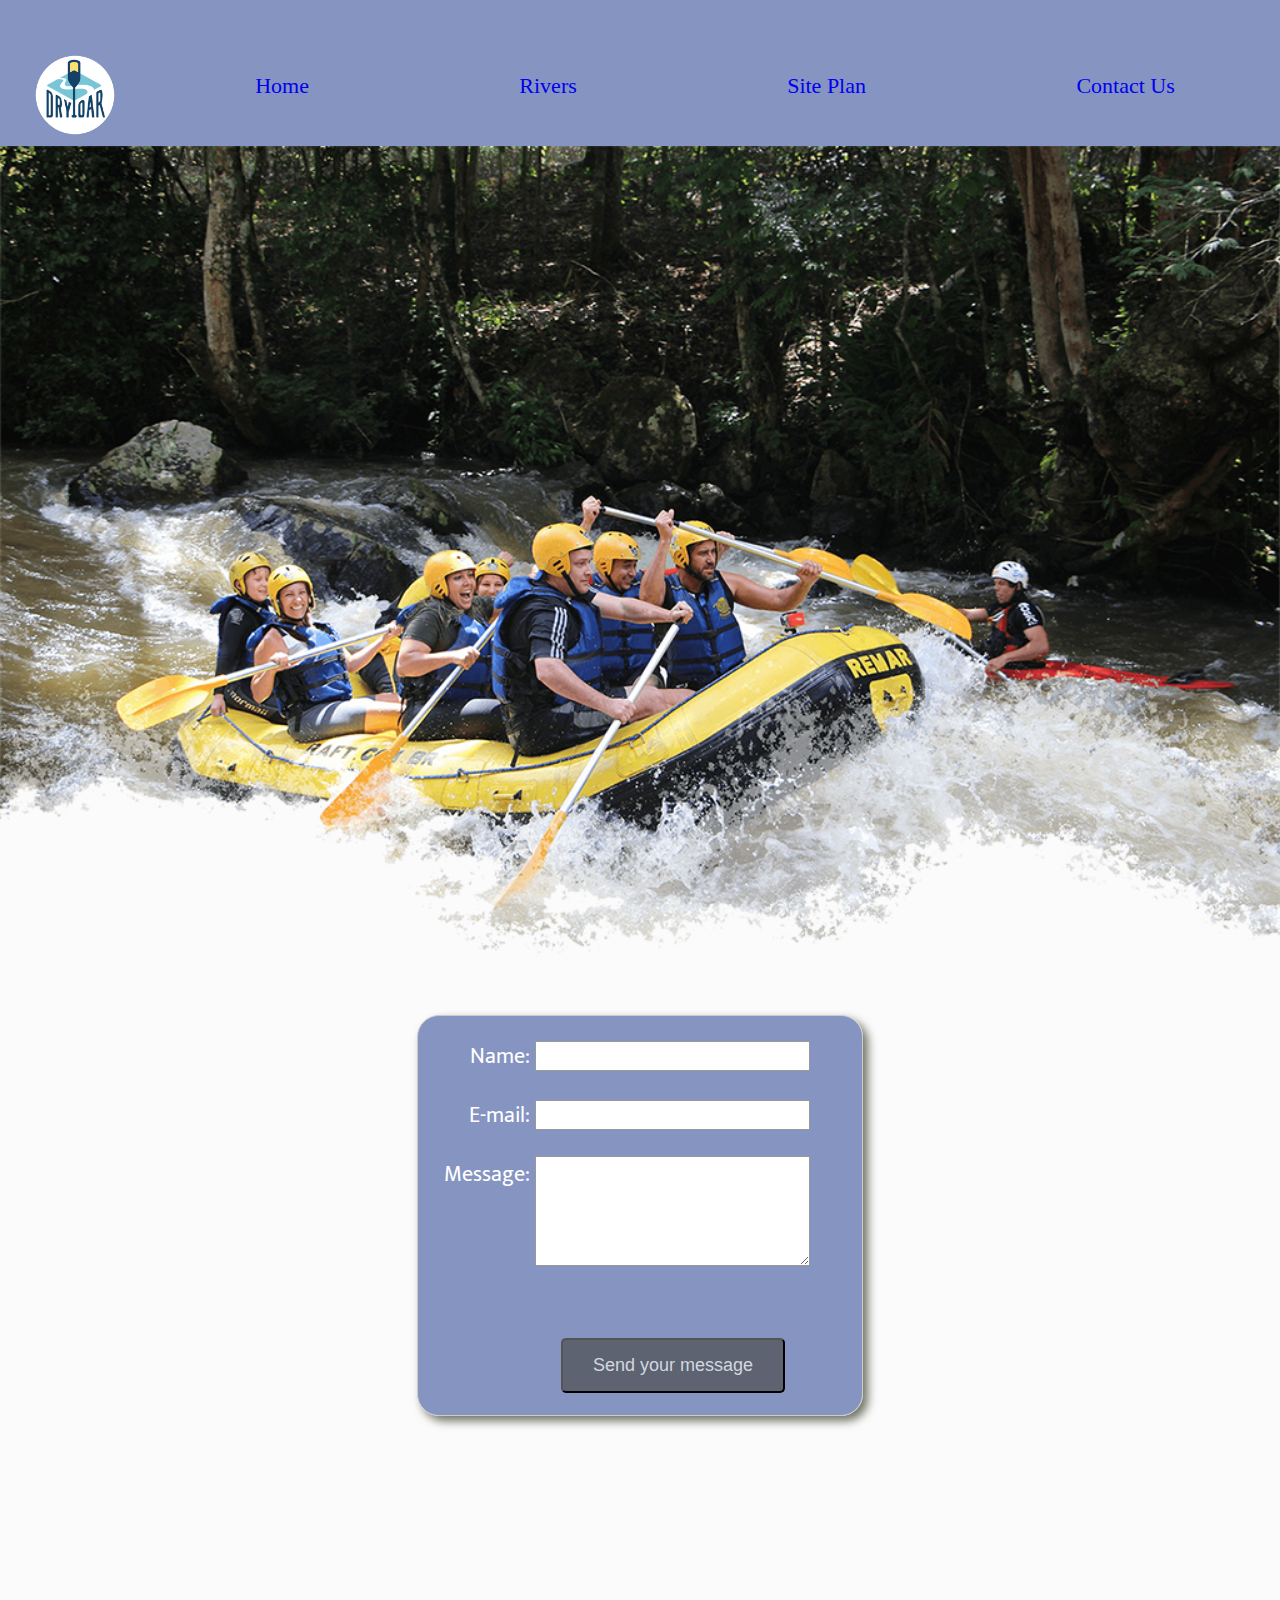
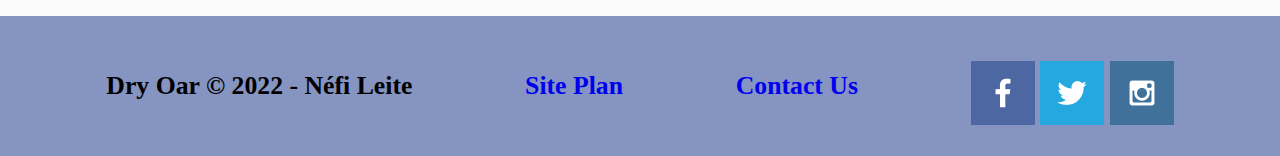
<file: wwr/contactus.html>
<!DOCTYPE html>
<html lang="en">

<head>
    <meta charset="UTF-8">
    <meta http-equiv="X-UA-Compatible" content="IE=edge">
    <meta name="viewport" content="width=device-width, initial-scale=1.0">
    <link rel="stylesheet" href="styles/style.css">
    <title>Your greatest rafting adventure starts here!</title>
</head>

<body>
    <div id="content">
        <header>
            <a id="logo_link" href="index.html">
                <img class="logo" src="images/logo.png" alt="Dry Oar Logo">
            </a>
            <nav>
                <a href="index.html">Home</a>
                <a href="rivers.html">Rivers</a>
                <a href="site-plan-rafting.html">Site Plan</a>
                <a href="contactus.html">Contact Us</a>
            </nav>
        </header>
        <div id="hero">
            <div id="hero-box">
                <img id="hero-img" src="images/hero.png" alt="People enjoying rafting">
            </div>
        </div>
        <main class="form-grid">
            <div id="feedback"></div>
            <form action="/my-handling-form-page" method="post">
                <ul>
                 <li>
                   <label for="name">Name:</label>
                   <input type="text" id="name" name="user_name">
                 </li>
                 <li>
                   <label for="mail">E-mail:</label>
                   <input type="email" id="mail" name="user_email">
                 </li>
                 <li>
                   <label for="msg">Message:</label>
                   <textarea id="msg" name="user_message"></textarea>
                 </li>
                 <li class="button">
                    <button type="submit">Send your message</button>
                  </li>                  
                </ul>
            </form>
        </main>
        <footer>
            <h3>Dry Oar &copy; 2022 - Néfi Leite</h3>
            <h3><a href="site-plan-rafting.html">Site Plan</a></h3>
            <h3><a href="contactus.html">Contact Us</a></h3>
            <div class="social">
                <a href="https://facebook.com" target="_blank"> <!--tag que direciona o link para uma nova aba!-->
                    <img src="images/facebook.png" alt="fb icon">
                </a>
                <a href="https://twitter.com">
                    <img src="images/twitter.png" alt="twitter icon">
                </a>
                <a href="https://instagram.com">
                    <img src="images/instagram.png" alt="instagram icon">
                </a>
            </div>
        </footer>
    </div>
</body>
<script>
    // get the feedback div element so we can do something with it.
    const feedbackElement = document.getElementById('feedback');
    // get the form so we can read what was entered in it.
    const formElement = document.forms[0];
    // add a 'listener' to wait for a submission of our form. When that happens run the code below.
    formElement.addEventListener('submit', function(e) {
        // stop the form from doing the default action.
        e.preventDefault();
        // set the contents of our feedback element to a message letting the user know the form was submitted successfully. Notice that we pull the name that was entered in the form to personalize the message!
        feedbackElement.innerHTML = 'Hello '+ formElement.user_name.value +'! Thank you for your message. We will get back with you as soon as possible!';
        // make the feedback element visible.
        feedbackElement.style.display = "block";
        // add a class to move the form down so our message doesn't cover it.
        formElement.classList.toggle('moveDown');
        // remove the message after 3 seconds
        setTimeout(function(){feedbackElement.style.display = "none";}, 3000);
        setTimeout(function(){formElement.classList.toggle('moveDown');}, 3000);
    });
</script>

</html>
</file>
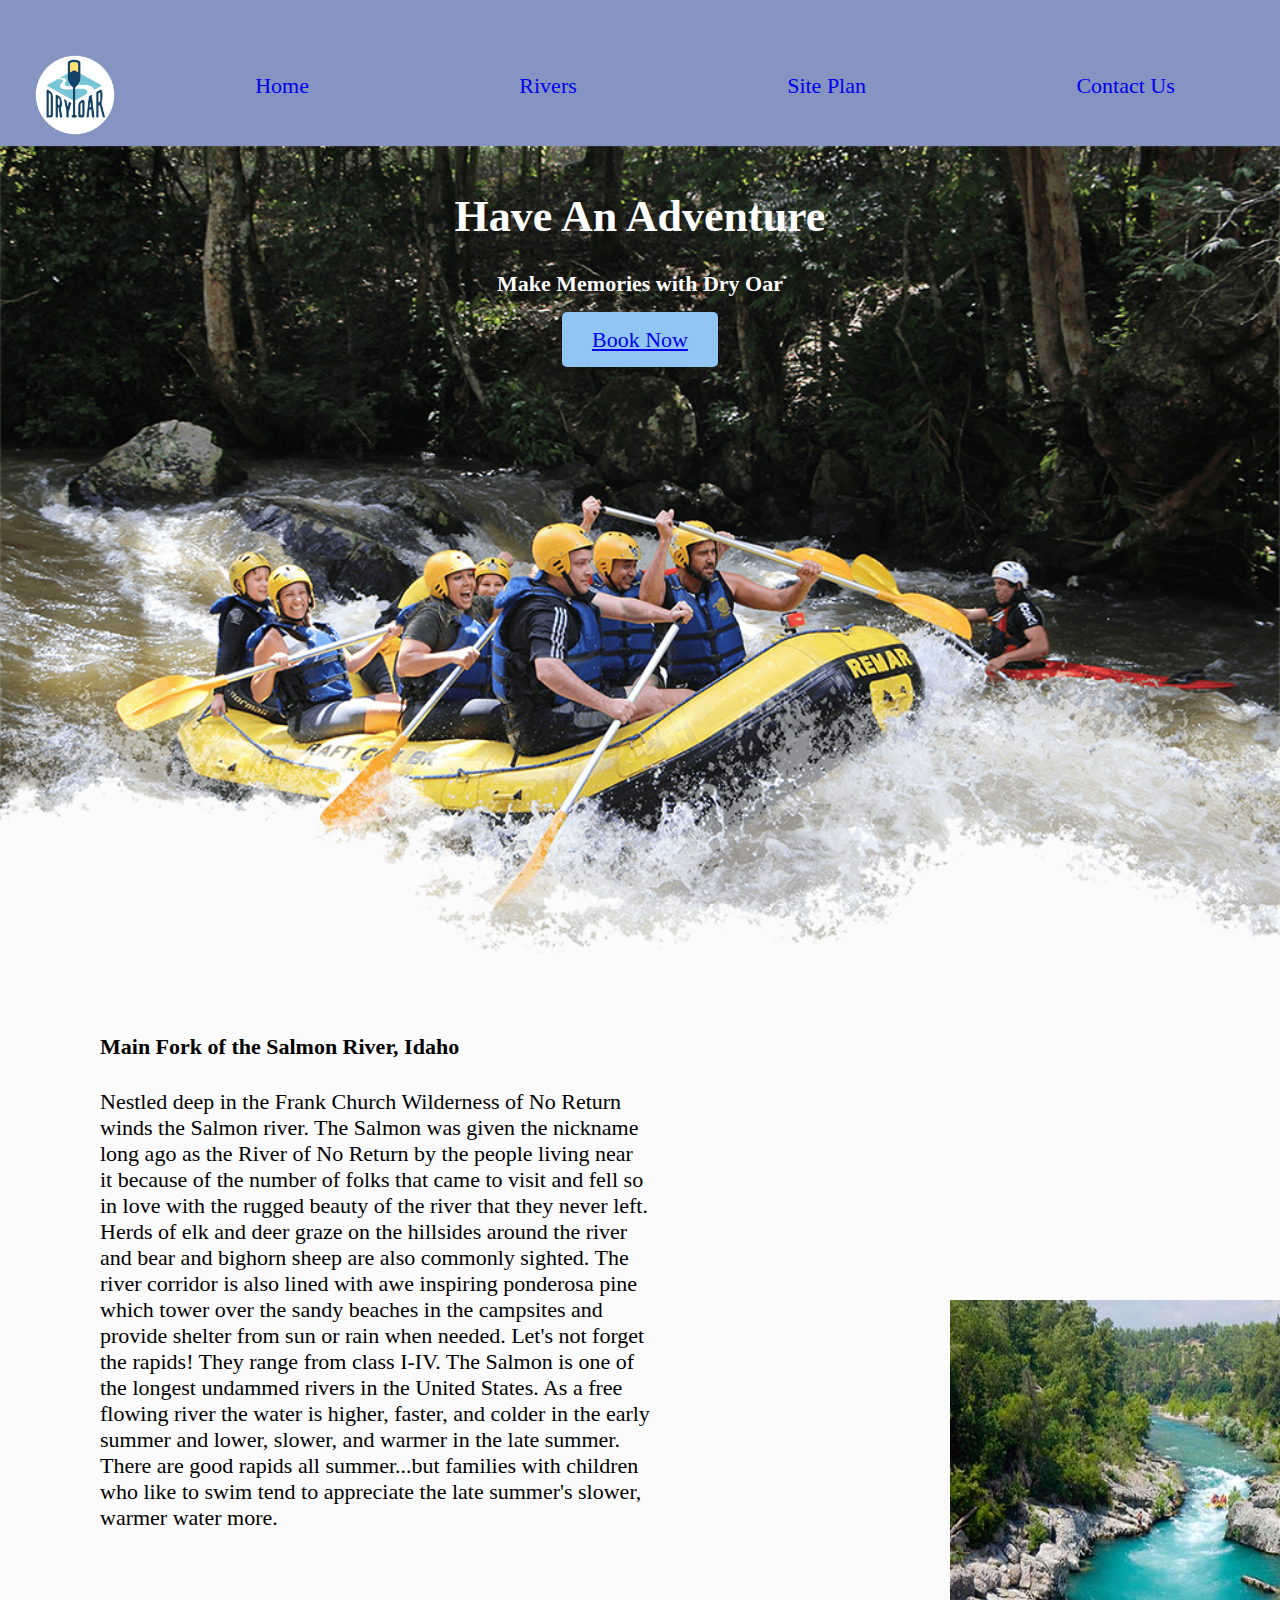
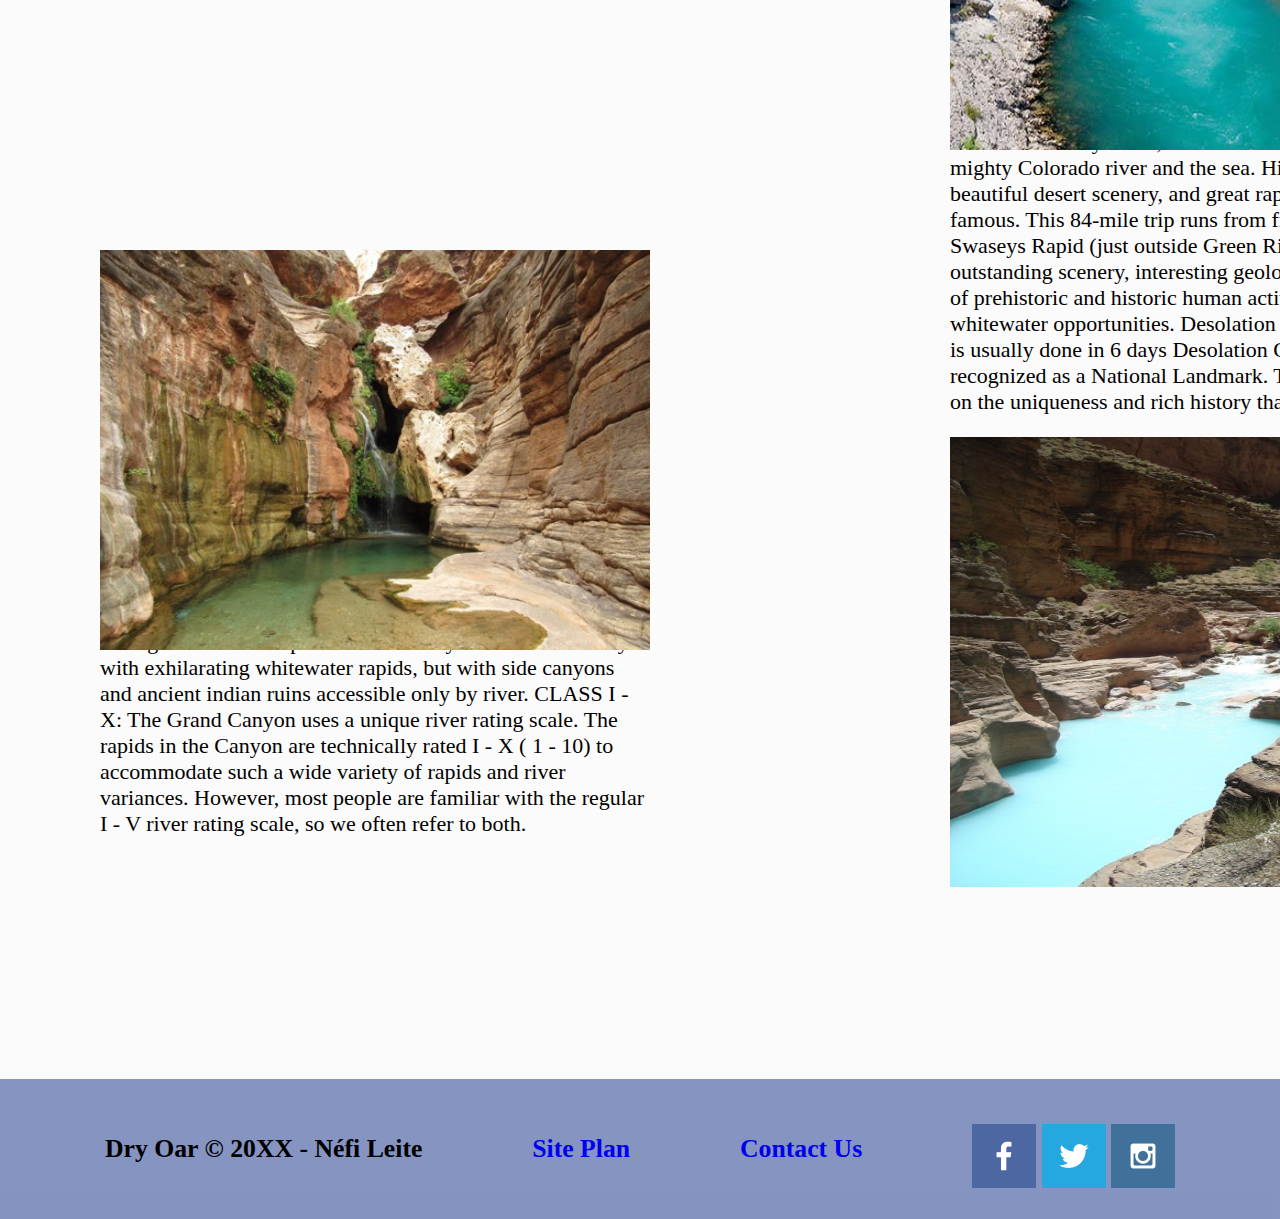
<file: wwr/rivers.html>
<!DOCTYPE html>
<html lang="en">

<head>
    <meta charset="UTF-8">
    <meta http-equiv="X-UA-Compatible" content="IE=edge">
    <meta name="viewport" content="width=device-width, initial-scale=1.0">
    <link rel="stylesheet" href="styles/style.css">
    <title>Your greatest rafting adventure starts here!</title>
</head>

<body>
    <div id="content">
        <header>
            <a id="logo_link" href="index.html">
                <img class="logo" src="images/logo.png" alt="Dry Oar Logo">
            </a>
            <nav>
                <a href="index.html">Home</a>
                <a href="rivers.html">Rivers</a>
                <a href="site-plan-rafting.html">Site Plan</a>
                <a href="contactus.html">Contact Us</a>
            </nav>
        </header>
        <div id="hero">
            <div id="hero-box">
                <img id="hero-img" src="images/hero.png" alt="People enjoying rafting">
            </div>
            <section id="hero-msg">
                <h1 class="home-title">Have An Adventure</h1>
                <h4>Make Memories with Dry Oar </h4>
                <div class='button-box'>
                    <a class='book' href="rates.html">Book Now</a>
                </div>
            </section>
        </div>
        <main class="rivers-grid">
            <div class="firstext">
            <h4>Main Fork of the Salmon River, Idaho</h4>
            <p>
                Nestled deep in the Frank Church Wilderness of No Return winds the Salmon river. The Salmon was given
                the nickname long ago as the River of No Return by the people living near it because of the number of
                folks that came to visit and fell so in love with the rugged beauty of the river that they never left.

                Herds of elk and deer graze on the hillsides around the river and bear and bighorn sheep are also
                commonly sighted. The river corridor is also lined with awe inspiring ponderosa pine which tower over
                the sandy beaches in the campsites and provide shelter from sun or rain when needed.

                Let's not forget the rapids! They range from class I-IV. The Salmon is one of the longest undammed
                rivers in the United States. As a free flowing river the water is higher, faster, and colder in the
                early summer and lower, slower, and warmer in the late summer. There are good rapids all summer...but
                families with children who like to swim tend to appreciate the late summer's slower, warmer water more.
            </p>
            <img src="images/river01.jpg" class="change" alt="River" />
            </div>
            <div class="secondtext">
            <h2>Desolation and Gray Canyon, Utah</h2>
            <p>
                Winding through canyons in central Utah, in some of the most desolate land anywhere, the Green river
                flows towards the mighty Colorado river and the sea. High grey stone cliffs, beautiful desert scenery,
                and great rapids have made this run famous. This 84-mile trip runs from from Sand Wash to Swaseys Rapid
                (just outside Green River Utah) and boasts outstanding scenery, interesting geologic formations,
                evidence of prehistoric and historic human activity, and great whitewater opportunities.

                Desolation is rated a Class II/III and is usually done in 6 days

                Desolation Canyon has been recognized as a National Landmark. This designation is based on the
                uniqueness and rich history that the canyon tells.
            </p>
            <img src="images/river02.jpg" class="change2" alt="River" />
            </div>
            <div class="thirdtest">
            <h3>Grand Canyon, Arizona</h3>
            <p>
                This is the grand daddy of all canyons and the grand daddy of all river trips. You will never forget
                your visit to the Grand Canyon.

                Grand Canyon river rafting combines world-class whitewater with breathtaking scenery to make one truly
                unforgettable river experience. The canyon is filled not only with exhilarating whitewater rapids, but
                with side canyons and ancient indian ruins accessible only by river.

                CLASS I - X: The Grand Canyon uses a unique river rating scale. The rapids in the Canyon are technically
                rated I - X ( 1 - 10) to accommodate such a wide variety of rapids and river variances. However, most
                people are familiar with the regular I - V river rating scale, so we often refer to both.
            </p>
            <img src="images/river03.jpg" class="change3" alt="River" />
            </div>

        </main>

        <footer>
            <h3>Dry Oar &copy; 20XX - Néfi Leite</h3>
            <h3><a href="site-plan-rafting.html">Site Plan</a></h3>
            <h3><a href="contactus.html">Contact Us</a></h3>
            <div class="social">
                <a href="https://facebook.com" target="_blank">
                    <!--tag que direciona o link para uma nova aba!-->
                    <img src="images/facebook.png" alt="fb icon">
                </a>
                <a href="https://twitter.com">
                    <img src="images/twitter.png" alt="twitter icon">
                </a>
                <a href="https://instagram.com">
                    <img src="images/instagram.png" alt="instagram icon">
                </a>
            </div>
        </footer>
    </div>
</body>

</html>
</file>
<file: betterdog/styles/style.css>
@import url('https://fonts.googleapis.com/css2?family=Noto+Serif:ital,wght@1,700&family=Roboto+Slab:wght@300&display=swap');


.home-title {
    font-family: 'Noto Serif', 'Roboto Slab', sans-serif;
    font-size: 2em;
    margin-top: 10px;
}
      
#content{
    max-width: 1600px;
    margin: 0 auto;
    background-color: #e4eeed; 
}

#logo_link {
    padding-bottom: 0px;
    justify-self: center;
    align-self: center;
}

.logo{
    border-radius: 500px;
    margin-left: 100px;;
}

.home-title {
    font-family: 'Noto Serif', 'Roboto Slab';
    font-size: 2em;
}

header {
    display: grid;
    grid-template-columns: 150px auto;
    align-items: center;
    background-color: rgb(20, 173, 153);
    color: black;
}

nav {
    display: flex;
    justify-content: space-around;
    padding-bottom: 10px;
}

nav a{
    text-align: center;
    text-decoration: none;
    color: black;

}

nav a:hover {
    background-color: white;
    color: rgb(32, 167, 149);
}

#hero {
    display: grid;
    grid-template-columns: 1fr 3fr 1fr;
    margin-top: -25px; 
}

#hero-msg{
    grid-column: 2/3;
    grid-row: 1/2;
    margin-top: 35px; 
    text-align: center;
    color: rgb(20, 173, 153);
}

#hero-msg h4{
    text-align: center;
}

body {
    background-color: rgb(20, 173, 153);
    font-family: 'Roboto Slab', 'Noto Serif';
    font-size: 22px;
    margin: 0;
    padding: 0;
}

.initaldog{
    display: grid;
    grid-template-columns: repeat(8, 1fr);
}

.page1, .step1{
    width: 100%;
    display: block;
    margin: 0 auto;
}

.page1{
    grid-column: 2/5;
    height: 450px;
    border-radius: 50px;
    box-shadow: 5px 5px 10px #6f7364;
}

.step1{
    background-color: #51a887e3;
    color: black;
    padding: 40px;
    grid-column: 5/8;
    height: 300px;
    margin-top: 29px;
    text-align: center;
    border: 20px;
    box-shadow: 5px 5px 10px #6f7364;
}

.step2{
    grid-column: 2/8;
    margin-top: 100px;
    text-align: center;
}

footer{
    background-color: rgb(20, 173, 153);
    padding: 25px 50px;
    margin-top: 100px; 
    display: flex;
    justify-content: space-around;
    align-items: center;
}

footer .social img{
    padding-top: 15px;
    margin-top: 5px;
}

footer a{
    text-decoration: none;
}

footer h3 a:hover{
    text-decoration: underline;
}
</file>
<file: positionstyles.css>
/* CSS - Name: "positionstyles.css" */
/* Activity 1 styles */
.content1 {
  /* This is the parent of the activity 1 boxes. */
  display: grid;
  grid-template-columns: 1fr 1fr;
  justify-items: center;
  grid-gap: 20px;
}
.red1 { 
  width: 100%; 
  height: 100px; 
  background-color: red; 
  grid-column: 1/3;

} 
.green1 {
  width: 200px; 
  height: 200px; 
  background-color: green; 

} 
.yellow1 {
  width: 200px; 
  height: 200px; 
  background-color: gold; 
} 
.blue1 {
  width: 100%; 
  height: 100px; 
  background-color: blue; 
  grid-column: 1/3;
} 
/* Activity 2 styles */ 
.content2 {
  /* This is the parent of the activity 2 boxes. */
  display: grid;
  grid-template-columns: 1fr 1fr;
  justify-items: center;
  grid-gap: 20px;
}
.red2 { 
  width: 200px; 
  height: 200px;
  background-color: red; 
  grid-column-start: 1;
  margin-right: 170px;

} 
.green2 {
  width: 200px; 
  height: 200px; 
  background-color: green; 
  margin-left: -600px;
  margin-top: 85px;
}  
.yellow2 {
  width: 200px; 
  height: 200px; 
  background-color: gold; 
  margin-right: -300px;
  margin-top: -111px;
}
.blue2 {
  width: 200px; 
  height: 200px; 
  background-color: blue; 
  margin-top: 1%;
  margin-left: -85%;
} 
/* Activity 3 styles */ 
.content3 {
  /* This is the parent of the activity 3 boxes. */
  display: grid;
  grid-template-columns: 20px 20px 20px 20px;
}
.red3 {
  width: 650px;
  height: 120px; 
  background-color: red; 
} 
.green3 {
  width: 275px; 
  height: 240px; 
  margin-left: -20px;
  margin-top: 120px;
  background-color: green;
} 
.yellow3 {
  width: 275px; 
  height: 240px; 
  margin-left: 335px;
  margin-top: 120px;
  background-color: gold; 
} 
.blue3 {
  width: 650px;
  height: 120px;   
  margin-top: 350px;
  margin-left: -60px;
  background-color: blue; 
} 
/* Activity 4 styles */ 
.content4 {
  /* This is the parent of the activity 4 boxes. */
  display: grid;
  grid-template-columns: 200px 200px;
  grid-row: 20px;
}
.red4 {
  width: 200px; 
  height: 300px; 
  background-color: red; 
} 
.green4 {
  width: 200px; 
  height: 100px; 
  background-color: green; 
} 
.yellow4 {
  width: 200px; 
  height: 100px; 
  margin-left: 200px;
  margin-top: -200px;
  background-color: gold; 
} 
.blue4 {
  width: 200px; 
  height: 100px; 
  margin-top: -100px;
  background-color: blue; 
} 
/* Activity 5 styles */ 
.content5 {
  /* This is the parent of the activity 5 boxes. */
  display: grid;
  grid-template-columns: 20px 20px 20px 20px;
}
.red5 {
  width: 650px;
  height: 150px; 
  background-color: red; 
} 
.green5 {
  width: 200px; 
  height: 200px; 
  margin-left: -20px;
  margin-top: 150px;
  background-color: green;
  overflow: hidden;
} 
.yellow5 {
  width: 650px; 
  height: 275px; 
  margin-left: -40px;
  margin-top: 150px;
  background-color: gold; 
  
} 
.blue5 {
  width: 650px;
  height: 150px;   
  margin-top: 425px;
  margin-left: -60px;
  background-color: blue; 
} 
/* Activity 6 styles */ 
.content6 {
  /* This is the parent of the activity 6 boxes. */
  display: grid;
  grid-template-columns: 20px 20px 20px 20px;
  grid-column: 4;
  grid-row: 10;
}
.red6 {
  width: 380px; 
  height: 200px; 
  background-color: red; 
} 
.green6 {
  width: 175px; 
  height: 175px; 
  margin-left: -20px;
  margin-top: 350px;
  background-color: green; 
} 
.yellow6 {
  width: 220px; 
  height: 350px; 
  margin-left: 390px;
  margin-top: 175px;
  background-color: gold; 
} 
.blue6 {
  width: 400px; 
  height: 400px;
  margin-top: 75px; 
  margin-left: 75px;
  background-color: blue; 
} 


/* Do not make any changes below here */
.activity {
  width: 70%; 
  margin: 20px auto; 
  font-family: Arial, sans-serif; 
  border: 1px solid black; 
  padding: 10px; 
  clear:both; 
  overflow: auto;
} 

.hint {
  border: 1px solid grey;
  background: #e0e0e0;
  padding: .5em;
  position: relative;
  margin: 1em 0;
}
.hint h3 {
  margin: 0;
}
.hint:hover {
  background: #d0d0d0;
}
.hint > div {
  display: none;
}

.hint input[type=checkbox] {
  position: absolute;
  width: 100%;
  height: 100%;
  opacity: 0;
  z-index: 1;
  cursor: pointer;
}

.hint input[type=checkbox]:checked ~ div {
  display: block;
}

.hint i {
  position: absolute;
  transform: translate(-6px, 0);
  margin-top: 16px;
  right: 10px;
  top: -3px;
}
.hint i:before, .hint i:after {
  content: "";
  position: absolute;
  background-color: black;
  width: 3px;
  height: 9px;
}
.hint i:before {
  transform: translate(2px, 0) rotate(45deg);
}
.hint i:after {
  transform: translate(-2px, 0) rotate(-45deg);
}

.hint input[type=checkbox]:checked ~ i:before {
  transform: translate(-2px, 0) rotate(45deg);
}
.hint input[type=checkbox]:checked ~ i:after {
  transform: translate(2px, 0) rotate(-45deg);
}
.hint a {
  position: relative;
  z-index: 1;
}
</file>
<file: betterdog/styles/site-plan.css>
/* if you are using any Google fonts change the font names below to your fonts. 
Any spaces in your font name should be replaced with a +. 
Fonts are separated by a | */
@import url('https://fonts.googleapis.com/css?family=IM+Fell+French+Canon+SC|Lato');

:root {
  /* change the values below to your colors from your palette */
  --primary-color: #396E94   ;
  --secondary-color: #E7C24F ;
  --accent1-color: #A42212;
  --accent2-color: white;

  /* change the values below to your chosen font(s) */
  --heading-font: "IM Fell French Canon SC";
  --paragraph-font: Lato, Helvetica, sans-serif;

  /* these colors below should be chosen from among your palette colors above */
  --headline-color-on-white: #396E94;  /* headlines on a white background */ 
  --headline-color-on-color: white; /* headlines on a colored background */ 
  --paragraph-color-on-white: #396E94; /* paragraph text on a white background */ 
  --paragraph-color-on-color: white; /* paragraph text on a colored background */ 
  --paragraph-background-color: #396E94  ;
  --nav-link-color: #396E94;
  --nav-background-color: #D4AC0D;
  --nav-hover-link-color: white;
  --nav-hover-background-color: #396E94;
}


/*  Look around below...but DON'T CHANGE ANYTHING! */

body {
  max-width: 1200px;
  margin: 0 auto;
  padding: 4em;
  font-size: 18px;
  text-align: center;
}
img {
  display: block;
  margin: 0 auto;
}
h1, h2, h3, h4, h5, h6 {
  font-family: var(--heading-font);
  color: var(--headline-color-on-white);
}
h2 {
  text-align: center;
}
hr {
  height: 3px;
  margin: 35px 0;
  background: var(--accent1-color);
}
header {
  padding: 1em;
  text-align: center;
  color: var(--paragraph-color-on-color);
  background-color: var(--paragraph-background-color);
}
header > h1, header > h2 {
  color: var(--headline-color-on-color);
}

p {
  font-family: var(--paragraph-font);
  color: var(--paragraph-color);
  padding: 1em;
}
.colors {
  width: 100%;
  min-width: 350px;
  margin: 30px auto;
  text-align: center;
}
.colors th {
  background-color: #999;
}
.colors td{
  width: 25%;
  height: 3em;
}

.primary {
  background-color: var(--primary-color);
}
.secondary {
  background-color: var(--secondary-color);
}
.accent1 {
  background-color: var(--accent1-color);
}
.accent2{
  background-color: var(--accent2-color);
}

p.colored {
  background-color: var(--paragraph-background-color);
  color: var(--paragraph-color-on-color);
}

nav {
  background-color: var(--nav-background-color);
  line-height: 3em;
  text-align: center;
  font-size: 1.2em;
}
nav  {
  list-style-type: none;
  display: flex;

}
nav a {
  padding:1em;
  min-width: 120px;
  text-decoration: none;
  padding: 10px;

}
nav a:link, nav a:visited {
  color: var(--nav-link-color);
}
nav a:hover {
  color: var(--nav-hover-link-color);
  background-color: var(--nav-hover-background-color);
}

.sitemap {
  display: grid;
  justify-content: center;

  grid-template-columns: repeat(6, 15%);
  grid-template-rows: 3em 1.5em 1.5em 3em;
  grid-template-areas: ". . home home . ."
    ". . . top . ."
    ". left left right right ."
    "page2 page2 . . page3 page3";
}
.sitemap > div {

  text-align: center;

}
.sm-home {
  grid-area: home;
  background-color: #ccc;
  line-height: 3em;
}
.sm-page2 {
  grid-area: page2;
  background-color: #ccc;
  line-height: 3em;
}
.sm-page3 {
  grid-area: page3;
  background-color: #ccc;
  line-height: 3em;
}

.top {
  grid-area: top;
  border-left: 1px solid;
}

.left {
  grid-area: left;
  border-top: 1px solid;
  border-left: 1px solid;
}

.right {
  grid-area: right;
  border-top: 1px solid;
  border-right: 1px solid;
}
</file>
<file: wwr/styles/style.css>
@import url('https://fonts.googleapis.com/css2?family=Barlow:wght@100&family=Mukta&display=swap');


.home-title {
    font-family: 'Mukta', 'Barlow', sans-serif;
    font-size: 2em;
    margin-top: 10px;
}
      

#content{
    max-width: 1600px;
    margin: 0 auto;
    background-color: #fcfbfb; 
}

#background {
    height: 725px;
    background-color: #aec9ae27;
    grid-column: 1/11;
    grid-row: 4/9;
}

#logo_link {
    padding-bottom: 30px;
    justify-self: center;
    align-self: center;
}

header {
    display: grid;
    grid-template-columns: 150px auto;
    align-items: center;
    background-color: rgba(80, 101, 165, 0.692);
    color: #6590a1d8
}

.home-title {
    font-family: 'Rock Salt', 'Bradley Hand';
    font-size: 2em;
}

nav {
    display: flex;
    justify-content: space-around;
}

nav a{
    text-align: center;
    text-decoration: none;
    padding: 35px;
}

nav a:hover {
    background-color: black;
    color: #526fc04b
}

#hero {
    display: grid;
    grid-template-columns: 1fr 3fr 1fr;
    margin-top: -25px; 
}

#hero-box {
    grid-column: 1/4;
    grid-row: 1/3;
}

#hero-msg{
    grid-column: 2/3;
    grid-row: 1/2;
    margin-top: 35px; 
}

main section{
    text-align: center;
}

main section img {
    box-sizing: border-box;
}

.home-grid {
    display: grid;
    grid-template-columns: repeat(10, 1fr);
}

.card-img, .mountains {
    width: 100%;
}

.rivers-card{
    grid-column: 2/4;
    grid-row: 2/3;
}

.camping-card{
    grid-column: 5/7;
    grid-row: 2/3;
}

.rapids-card{
    grid-column: 8/10;
    grid-row: 2/3;
}

.mountains{
    width: 100%;
    grid-column: 2/7;
    grid-row: 5/8;
    box-shadow: 5px 5px 10px #6f7364;
}

.rivers-card, .camping-card, .rapids-card{
    margin: 200px 0;

}

body {
    background-color: rgba(80, 101, 165, 0.692);
    font-family: 'Bradley Hand', 'Rock Salt';
    font-size: 22px;
    margin: 0;
    padding: 0;
}

h2 {
    margin: 0;
}
     
footer{
    background-color: rgba(80, 101, 165, 0.692);
    padding: 25px 50px;
    margin-top: 200px; 
    display: flex;
    justify-content: space-around;
    align-items: center;
}

footer .social img{
    padding-top: 15px;
    margin-top: 5px;
}

footer a{
    text-decoration: none;
}

footer h3 a:hover{
    text-decoration: underline;
}


.card-img{
    border: 10px solid black;
    transition: transform .5s;
    box-shadow: 5px 5px 10px #6f7364;
}

.card-img:hover{
    opacity: .6;
    transform: scale(1.1);
}

.icon{
    width: 80px;
    padding-top: 10px;
}

.logo {
    width: 80px;
    padding-top: 5px;
    margin-top: 50px;
}

.button-box {
    text-align: center;
}
    
#hero-img{
    width: 100%;
}

#hero-msg h1{
    text-align: center;
    color: white;
}

#hero-msg h4{
    text-align: center;
    color: white;
}

.join{
    background-color: #91c5f3;
    margin-top: 50px;
    border-radius: 5px;
    padding: 15px 30px;
}

.join:hover{
    background-color: #FE8D85;
    color: #d9c2a3
}

.book{
    background-color: #91c5f3;
    padding: 15px 30px;
    border-radius: 5px;
}

.book:hover{
    background-color: #FE8D85;
    color: #d9c2a3;
}

.msg {
    background-color: #374137e3;
    color: #c9ccd893;
    padding: 35px;
    grid-column: 6/10;
    grid-row: 6/7;
    box-shadow: 5px 5px 10px #6f7364;
}

.msg p{
    padding-bottom: 15px;
}

@media screen and (max-width: 900px) {
    #hero, .home-grid, .form-grid, .rivers-grid {
        display: block;
        height: auto;
    }
    nav, footer {
        flex-direction: column;
    }
    nav a {
        display: block;
        padding: 15px;
    }
    #hero {
        margin-top: 0;
    }
    #hero-msg {
        margin-top: 0;
    }
    #hero-msg h4 {
        display: none;
    }
    .home-title {
        font-size: 25px;
        color: #6f7364;
    }
    .rivers-card, .camping-card, .rapids-card { 
        margin: 50px auto;
        width: 60%;
    }
    #background {
        display: none;
    }
    .mountains, .msg {
        width: 80%;
        display: block;
        margin: 0 auto;
    }
    footer {
        margin-top: 25px;
    }
}

.firstext{
    width: 550px;
	height: 610px;
	margin-left: 100px;
}

.secondtext{
    width: 550px;
	height: 400px;
	margin-left: 950px;
}

.thirdtest{
    width: 550px;
	height: 410px;
	margin-left: 100px;
}

.change{
    width: 550px;
	height: 450px;
    margin-left: 850px;
    position: absolute;
    top: 1300px;
}

.change2{
    width: 550px;
	height: 450px;
    right: -1500px;
    top: 1300px;
}

.change3{
    width: 550px;
	height: 400px;
    margin-left: 0px;
    position: absolute;
    top: 1850px;
}

.form-grid {
    display: flex;
}

form {
    /* Center the form on the page */
    margin: 0 auto;
    margin-top: 10px;
    width: 400px;
    /* Form outline */
    padding: 1em;
    border: 1px solid #CCC;
    border-radius: 1em;
    color: white;
    background-color: rgba(80, 101, 165, 0.692);
    font-family: 'Mukta', sans-serif;
    box-shadow: 5px 5px 10px #6f7364;
}
  
ul {
    list-style: none;
    padding: 0;
    margin: 0;
}
  
form li + li {
    margin-top: 1em;
}
  
label {
    /* Uniform size & alignment */
    display: inline-block;
    width: 90px;
    text-align: right;
}
  
input, textarea {
    /* To make sure that all text fields have the same font settings
       By default, textareas have a monospace font */
    font: 1em sans-serif;
  
    /* Uniform text field size */
    width: 275px;
    box-sizing: border-box;
  
    /* Match form field borders */
    border: 1px solid #999;
}
  
input:focus, textarea:focus {
    /* Additional highlight for focused elements */
    border-color: #000;
}
  
textarea {
    /* Align multiline text fields with their labels */
    vertical-align: top;
  
    /* Provide space to type some text */
    height: 5em;
}
  
.button {
    /* Align buttons with the text fields */
    padding-left: 112px; /* same size as the label elements */
}
  
button {
    /* This extra margin represent roughly the same space as the space
       between the labels and their text fields */
    margin-left: .5em;
    background-color: rgba(77, 77, 77, 0.692);
    color: rgba(223, 227, 236, 0.918); 
    text-decoration: none;
    font-size: 18px;
    padding: 15px 30px;
    margin-top: 50px;
    border-radius: 5px;
}
  
button:hover {
    background-color: white;
    color: rgba(80, 101, 165, 0.692);
}

#feedback {
    background-color: #1982c4;
    position: absolute;
    left: 0;
    right: 0;
    padding: .5em;
    color: #d4dce0;
    display: none;
}
</file>
